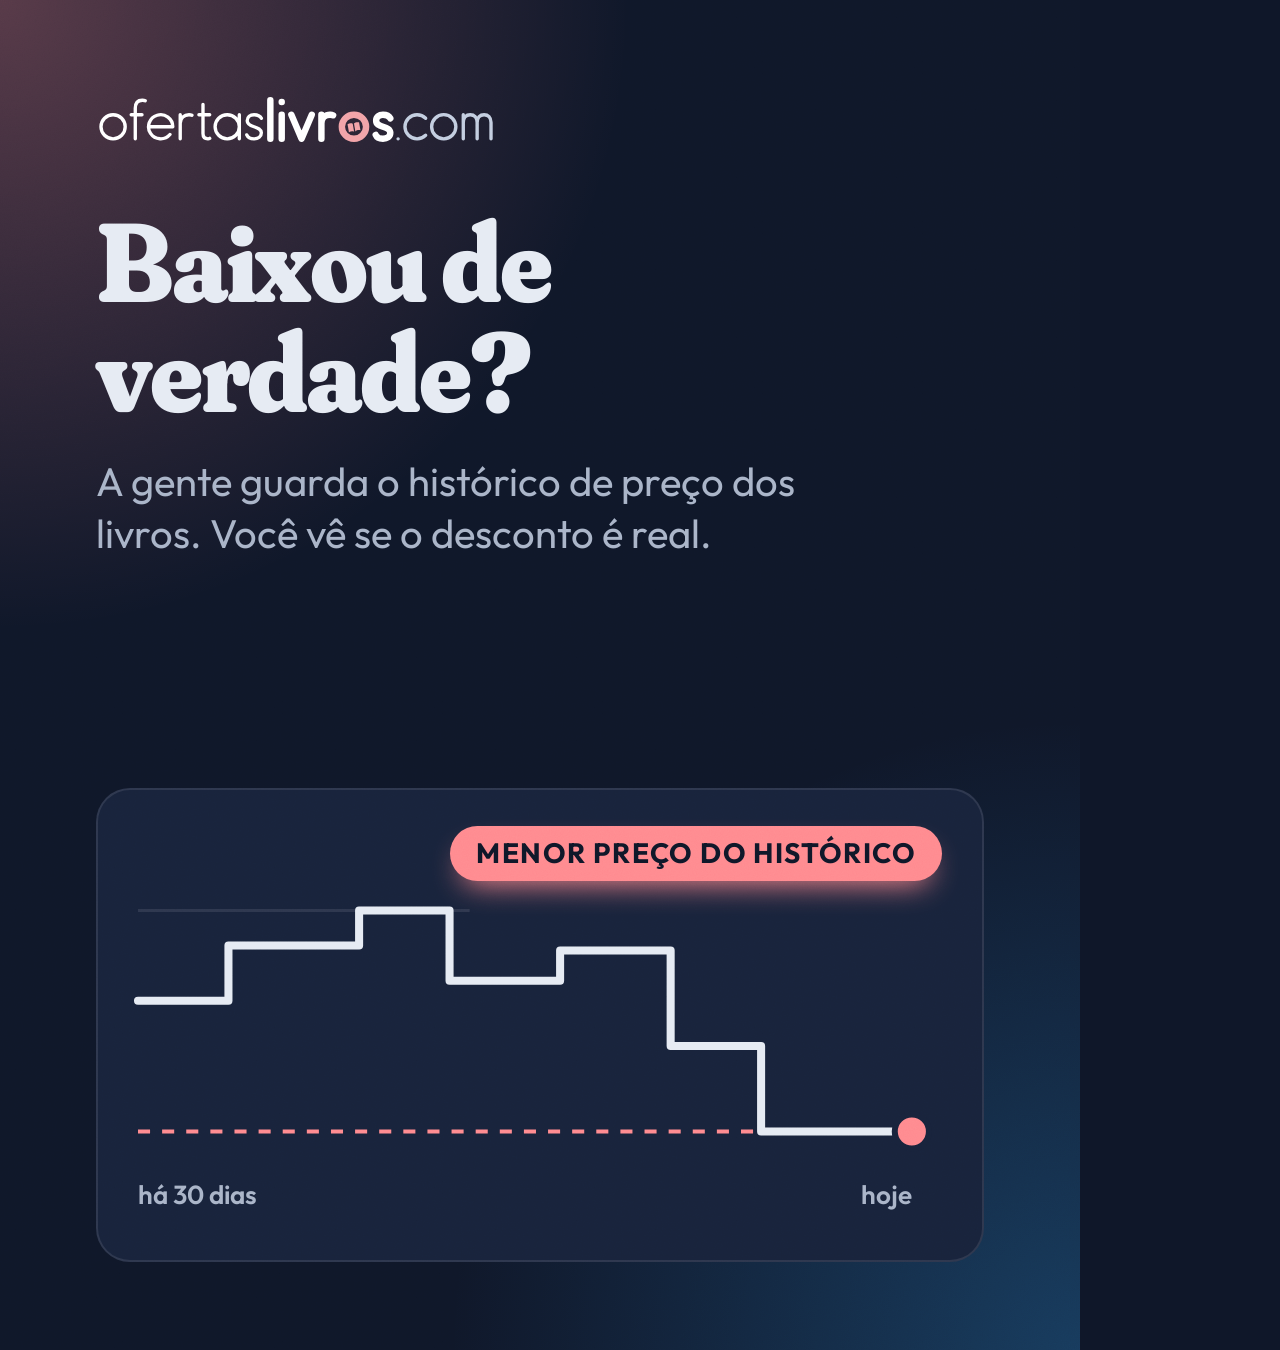
<file: docs/marca/anuncios/rodada-1/a-historico-feed-1080x1350.html>
<!doctype html>
<html lang="pt-BR">
<head><meta charset="utf-8"><title>A, histórico, feed</title><link rel="stylesheet" href="anuncio.css"></head>
<body>
<main class="peca feed" style="--b1:#ff8a8f;--b2:#2b8fd6">
  <img class="logo" src="logo-negativo.svg" alt="ofertaslivros.com">
  <h1>Baixou de verdade?</h1>
  <p class="sub">A gente guarda o histórico de preço dos livros. Você vê se o desconto é real.</p>
  <figure class="hc">
    <span class="stamp">Menor preço do histórico</span>
      <svg viewBox="0 0 800 400" role="img" aria-label="Linha do preço de um livro ao longo do tempo, com sobe e desce, terminando hoje no ponto mais baixo, sobre a linha tracejada do menor preço.">
        <line x1="0" y1="80" x2="330" y2="80" stroke="#e6ebf31a" stroke-width="3"/>
        <line x1="0" y1="300" x2="770" y2="300" stroke="#ff8a8f" stroke-width="4" stroke-dasharray="12 12"/>
        <path d="M0 170 H90 V115 H220 V80 H310 V150 H420 V120 H530 V215 H620 V300 H770" fill="none" stroke="#e6ebf3" stroke-width="8" stroke-linecap="round" stroke-linejoin="round"/>
        <circle cx="770" cy="300" r="17" fill="#ff8a8f" stroke="#18233b" stroke-width="6"/>
        <text class="lbl" x="0" y="372">há 30 dias</text>
        <text class="lbl" x="770" y="372" text-anchor="end">hoje</text>
      </svg>
  </figure>
</main>
</body>
</html>
</file>
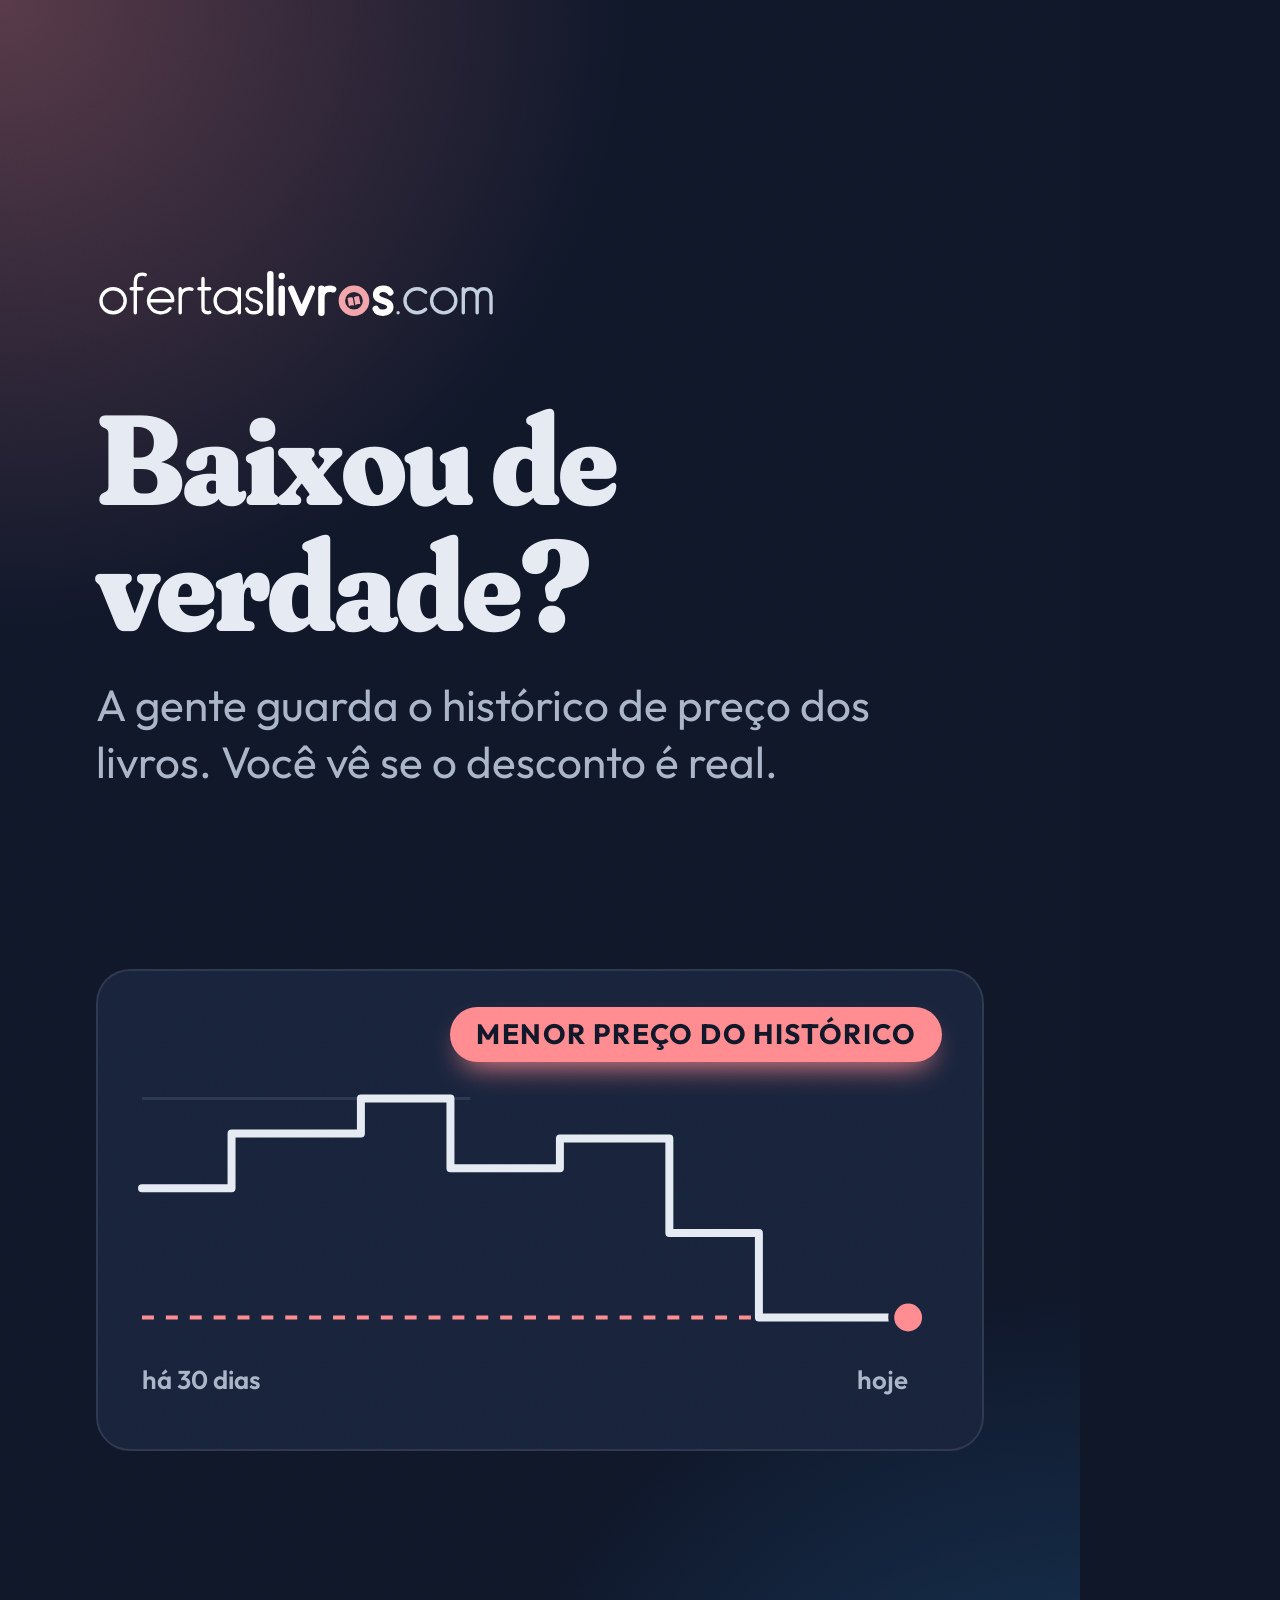
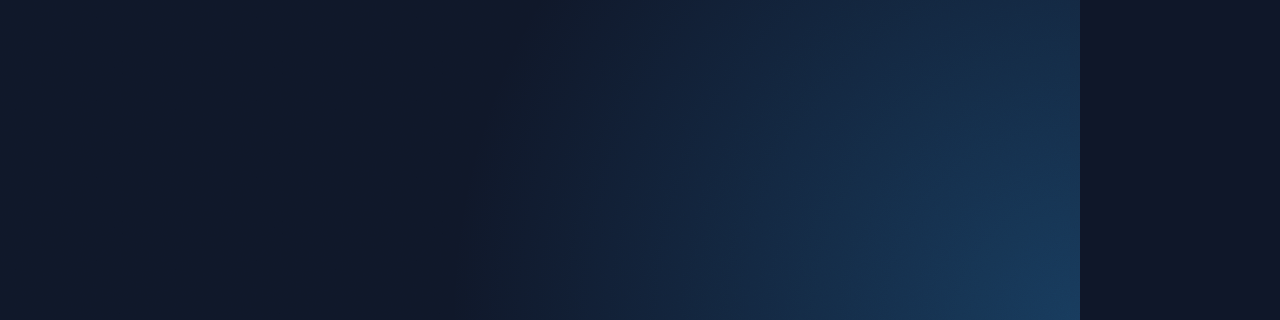
<file: docs/marca/anuncios/rodada-1/a-historico-stories-1080x1920.html>
<!doctype html>
<html lang="pt-BR">
<head><meta charset="utf-8"><title>A, histórico, Stories</title><link rel="stylesheet" href="anuncio.css"></head>
<body>
<main class="peca story" style="--b1:#ff8a8f;--b2:#2b8fd6">
  <img class="logo" src="logo-negativo.svg" alt="ofertaslivros.com">
  <h1>Baixou de verdade?</h1>
  <p class="sub">A gente guarda o histórico de preço dos livros. Você vê se o desconto é real.</p>
  <figure class="hc">
    <span class="stamp">Menor preço do histórico</span>
      <svg viewBox="0 0 800 400" role="img" aria-label="Linha do preço de um livro ao longo do tempo, com sobe e desce, terminando hoje no ponto mais baixo, sobre a linha tracejada do menor preço.">
        <line x1="0" y1="80" x2="330" y2="80" stroke="#e6ebf31a" stroke-width="3"/>
        <line x1="0" y1="300" x2="770" y2="300" stroke="#ff8a8f" stroke-width="4" stroke-dasharray="12 12"/>
        <path d="M0 170 H90 V115 H220 V80 H310 V150 H420 V120 H530 V215 H620 V300 H770" fill="none" stroke="#e6ebf3" stroke-width="8" stroke-linecap="round" stroke-linejoin="round"/>
        <circle cx="770" cy="300" r="17" fill="#ff8a8f" stroke="#18233b" stroke-width="6"/>
        <text class="lbl" x="0" y="372">há 30 dias</text>
        <text class="lbl" x="770" y="372" text-anchor="end">hoje</text>
      </svg>
  </figure>
</main>
</body>
</html>
</file>
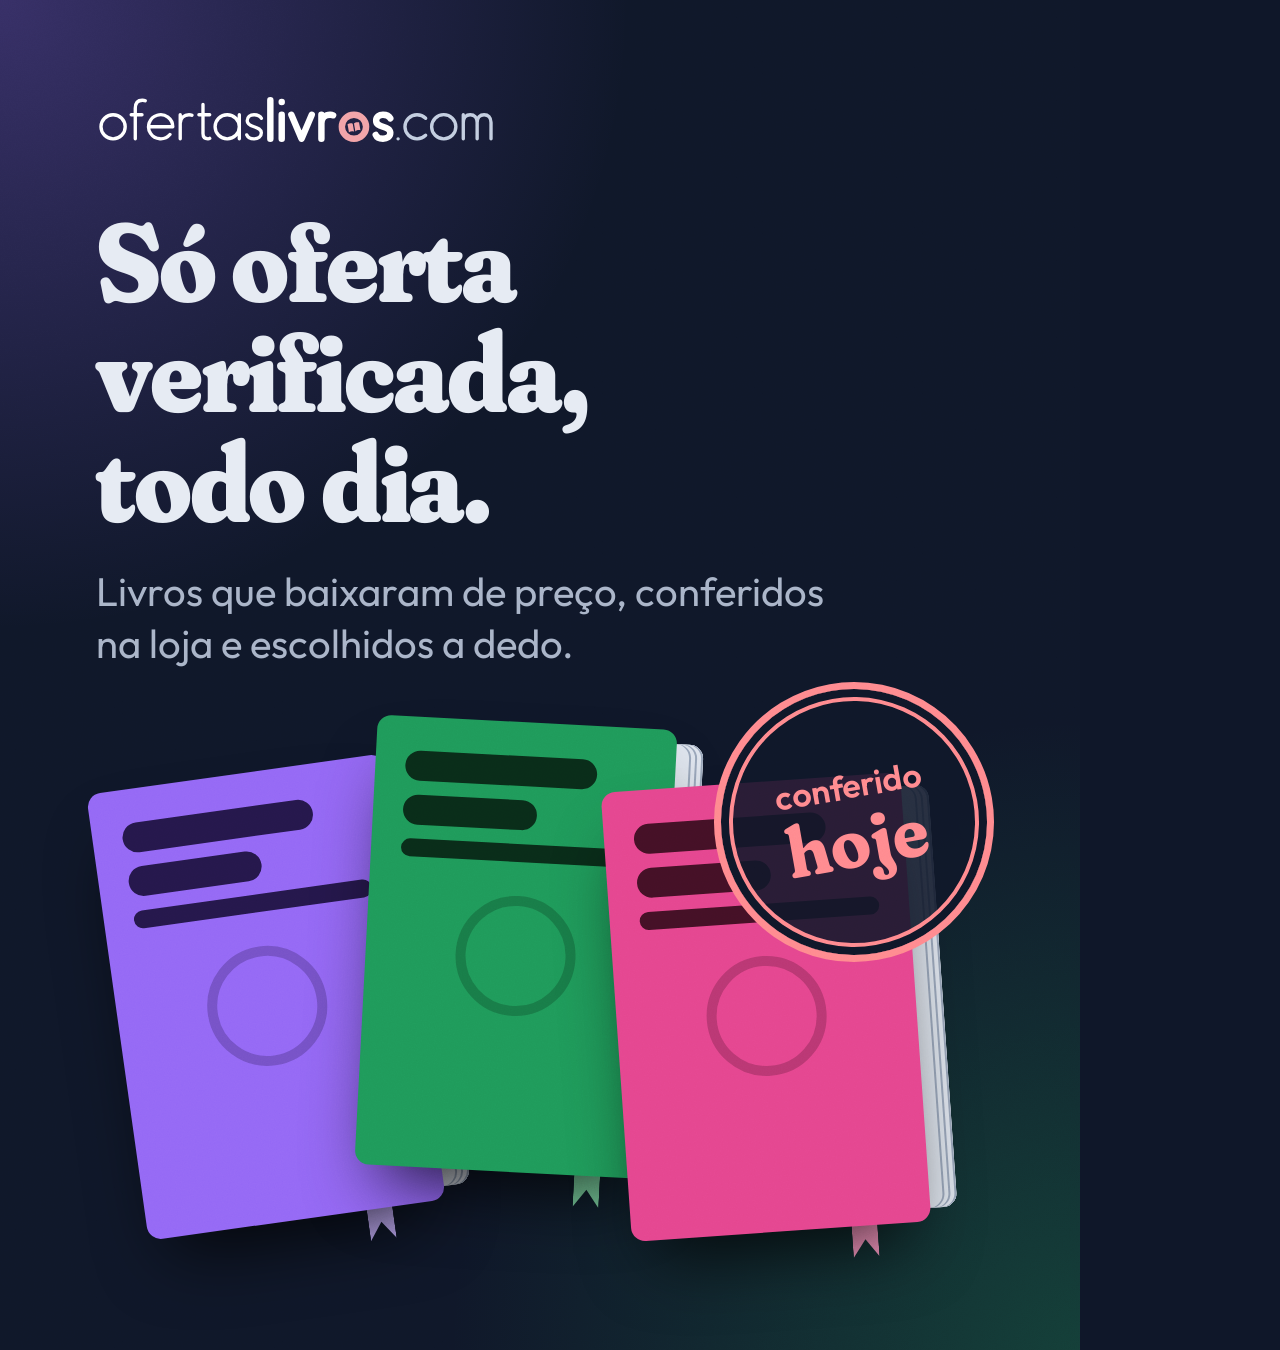
<file: docs/marca/anuncios/rodada-1/b-curadoria-feed-1080x1350.html>
<!doctype html>
<html lang="pt-BR">
<head><meta charset="utf-8"><title>B, curadoria, feed</title><link rel="stylesheet" href="anuncio.css"></head>
<body>
<main class="peca feed" style="--b1:#9468f5;--b2:#1f9a5a">
  <img class="logo" src="logo-negativo.svg" alt="ofertaslivros.com">
  <h1>Só oferta verificada, todo dia.</h1>
  <p class="sub">Livros que baixaram de preço, conferidos na loja e escolhidos a dedo.</p>
  <div class="mesa" aria-hidden="true">
    <div class="livro" style="--c:#9468f5;--c2:#c7b2ff;--ink:#0d0626;left:20px;bottom:40px;rotate:-8deg"><span class="miolo"></span><span class="fita"></span><span class="capa"><i></i><i></i><b></b><i></i></span></div>
    <div class="livro" style="--c:#1f9a5a;--c2:#7fd6a4;--ink:#04140b;left:270px;bottom:90px;rotate:3deg"><span class="miolo"></span><span class="fita"></span><span class="capa"><i></i><i></i><b></b><i></i></span></div>
    <div class="livro" style="--c:#e5468f;--c2:#ff9cc6;--ink:#22040f;left:520px;bottom:30px;rotate:-4deg"><span class="miolo"></span><span class="fita"></span><span class="capa"><i></i><i></i><b></b><i></i></span></div>
    <div class="carimbo" style="right:-10px;top:-20px"><span>conferido</span><strong>hoje</strong></div>
  </div>
</main>
</body>
</html>
</file>
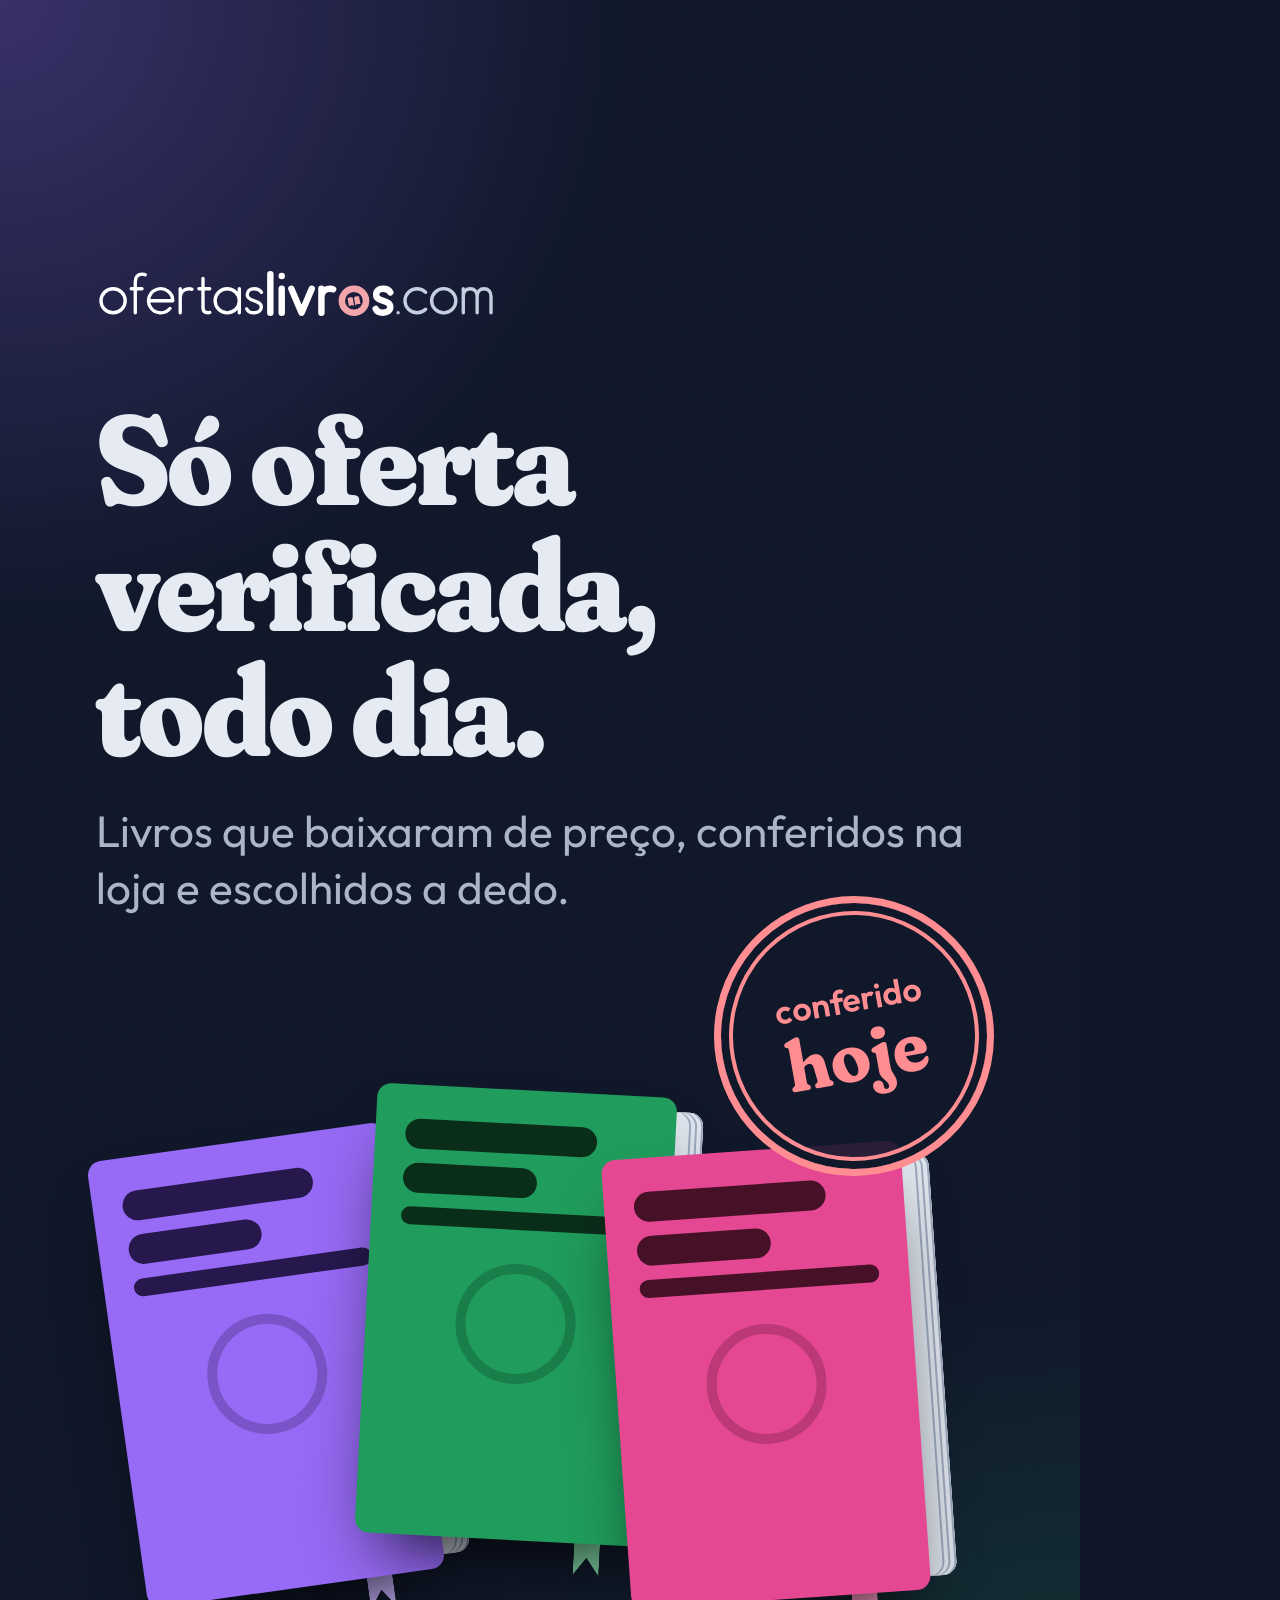
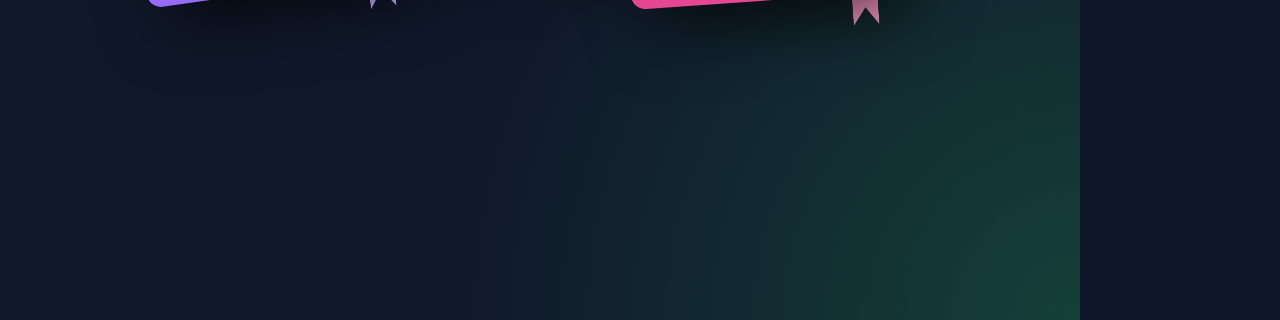
<file: docs/marca/anuncios/rodada-1/b-curadoria-stories-1080x1920.html>
<!doctype html>
<html lang="pt-BR">
<head><meta charset="utf-8"><title>B, curadoria, Stories</title><link rel="stylesheet" href="anuncio.css"></head>
<body>
<main class="peca story" style="--b1:#9468f5;--b2:#1f9a5a">
  <img class="logo" src="logo-negativo.svg" alt="ofertaslivros.com">
  <h1>Só oferta verificada, todo dia.</h1>
  <p class="sub">Livros que baixaram de preço, conferidos na loja e escolhidos a dedo.</p>
  <div class="mesa" aria-hidden="true">
    <div class="livro" style="--c:#9468f5;--c2:#c7b2ff;--ink:#0d0626;left:20px;bottom:40px;rotate:-8deg"><span class="miolo"></span><span class="fita"></span><span class="capa"><i></i><i></i><b></b><i></i></span></div>
    <div class="livro" style="--c:#1f9a5a;--c2:#7fd6a4;--ink:#04140b;left:270px;bottom:90px;rotate:3deg"><span class="miolo"></span><span class="fita"></span><span class="capa"><i></i><i></i><b></b><i></i></span></div>
    <div class="livro" style="--c:#e5468f;--c2:#ff9cc6;--ink:#22040f;left:520px;bottom:30px;rotate:-4deg"><span class="miolo"></span><span class="fita"></span><span class="capa"><i></i><i></i><b></b><i></i></span></div>
    <div class="carimbo" style="right:-10px;top:-20px"><span>conferido</span><strong>hoje</strong></div>
  </div>
</main>
</body>
</html>
</file>
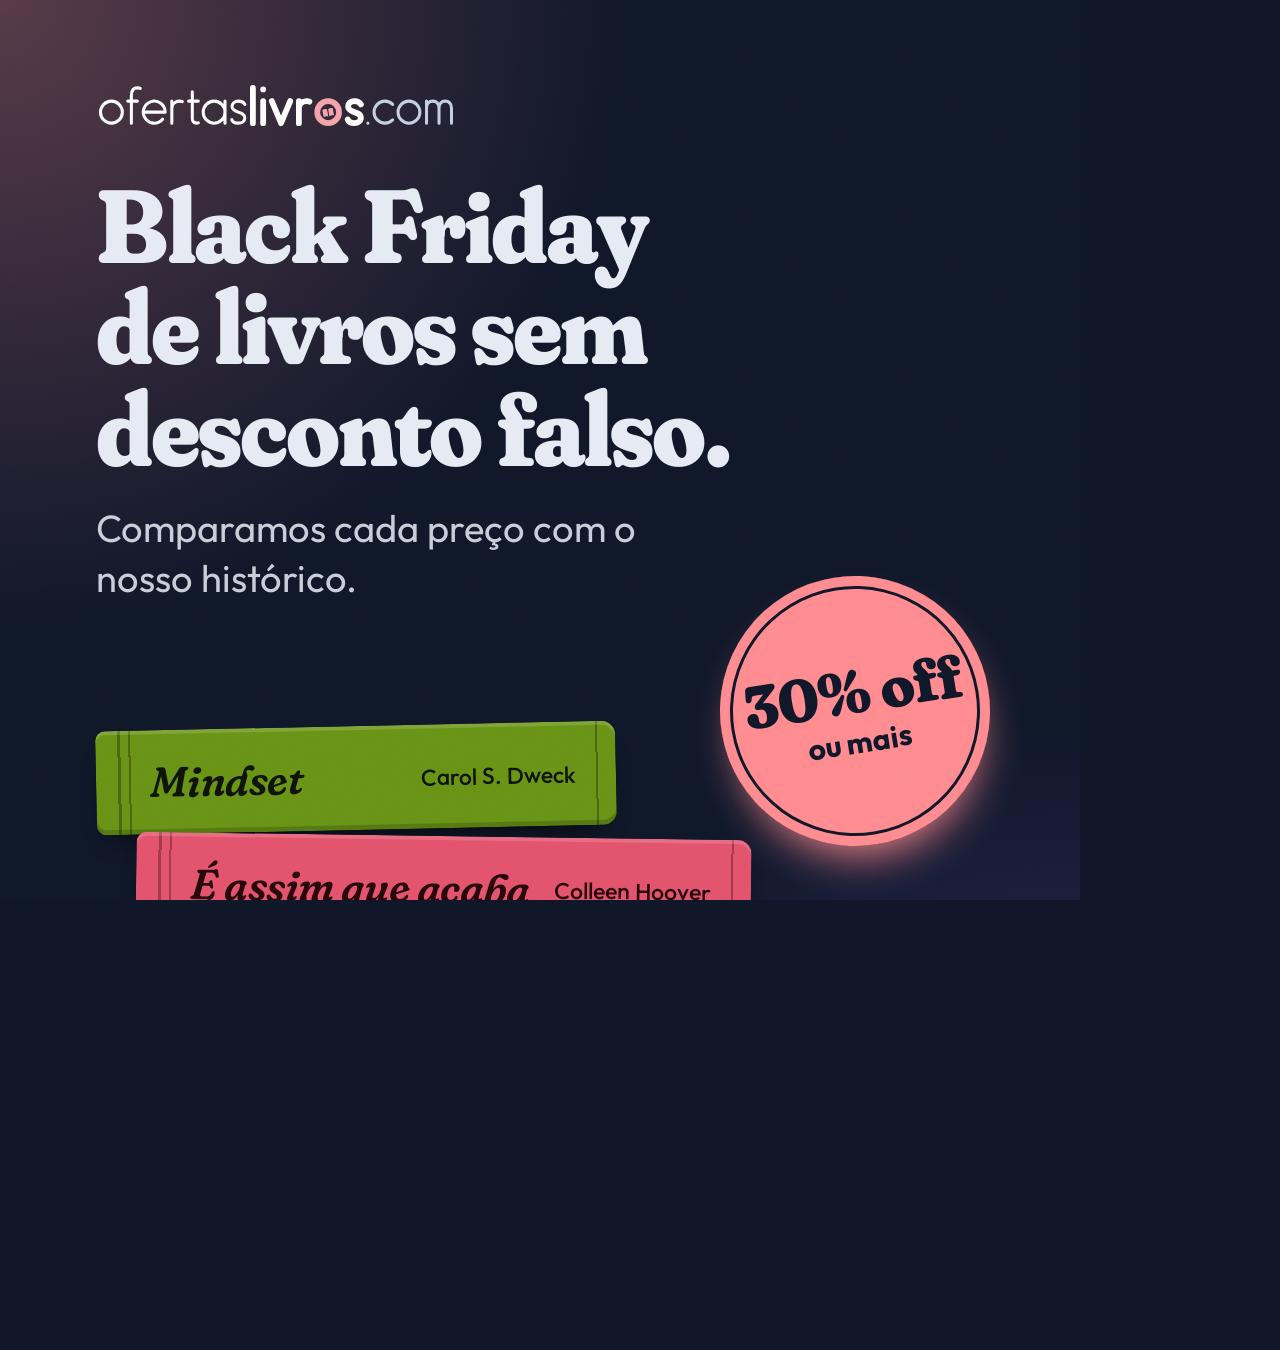
<file: docs/marca/anuncios/rodada-2-black-friday/1-black-friday-feed-1080x1350.html>
<!doctype html>
<html lang="pt-BR">
<head><meta charset="utf-8"><title>1-black-friday, feed</title>
<link rel="stylesheet" href="../rodada-1/anuncio.css"><link rel="stylesheet" href="bf.css"></head>
<body>
<main class="peca feed" style="--b1:#ff8a8f;--b2:#9468f5">
  <img class="logo" src="../rodada-1/logo-negativo.svg" alt="ofertaslivros.com">
  <h1>Black Friday de livros sem desconto falso.</h1>
  <p class="sub">Comparamos cada preço com o nosso histórico.</p>
  <div class="pilha" aria-label="Livros em oferta">
    <div class="selo"><strong>30% off</strong><span>ou mais</span></div>
    <div class="lomb" style="--a:#689215;margin-left:0px;rotate:-1.2deg;--c:#689215;--ink:#0e1303"><b>Mindset</b><span>Carol S. Dweck</span></div>
    <div class="lomb" style="--a:#e3526b;margin-left:40px;rotate:0.8deg;--c:#e3526b;--ink:#26070c"><b>É assim que acaba</b><span>Colleen Hoover</span></div>
    <div class="lomb" style="--a:#119590;margin-left:0px;rotate:-0.5deg;--c:#119590;--ink:#041514"><b>Harry Potter e a pedra filosofal</b><span>J. K. Rowling</span></div>
    <div class="lomb" style="--a:#b87d00;margin-left:12px;rotate:1.1deg;--c:#b87d00;--ink:#1a1000"><b>O homem mais rico da Babilônia</b><span>George S. Clason</span></div>
    <div class="lomb" style="--a:#9468f5;margin-left:8px;rotate:-0.9deg;--c:#9468f5;--ink:#0d0626"><b>O pequeno príncipe</b><span>Antoine de Saint-Exupéry</span></div>
  </div>
</main>
</body>
</html>
</file>
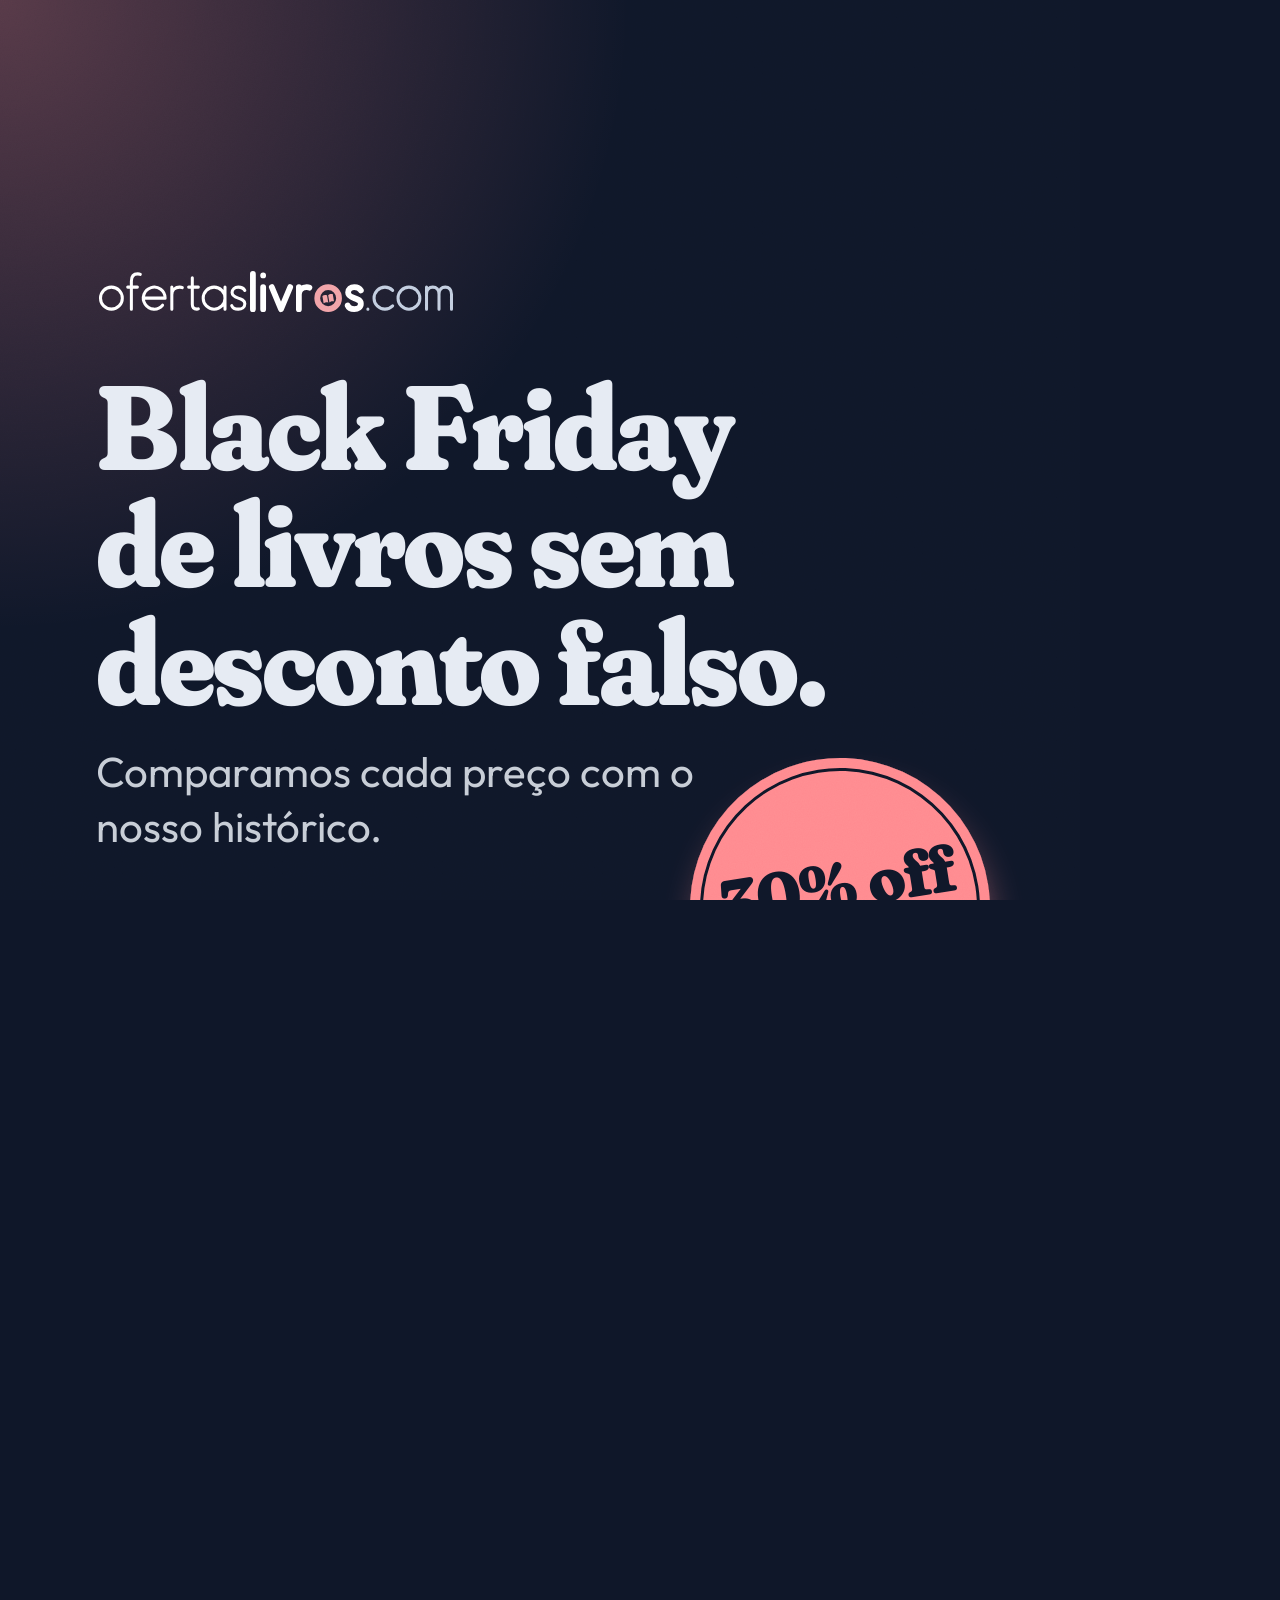
<file: docs/marca/anuncios/rodada-2-black-friday/1-black-friday-stories-1080x1920.html>
<!doctype html>
<html lang="pt-BR">
<head><meta charset="utf-8"><title>1-black-friday, stories</title>
<link rel="stylesheet" href="../rodada-1/anuncio.css"><link rel="stylesheet" href="bf.css"></head>
<body>
<main class="peca story" style="--b1:#ff8a8f;--b2:#9468f5">
  <img class="logo" src="../rodada-1/logo-negativo.svg" alt="ofertaslivros.com">
  <h1>Black Friday de livros sem desconto falso.</h1>
  <p class="sub">Comparamos cada preço com o nosso histórico.</p>
  <div class="pilha" aria-label="Livros em oferta">
    <div class="selo"><strong>30% off</strong><span>ou mais</span></div>
    <div class="lomb" style="--a:#689215;margin-left:0px;rotate:-1.2deg;--c:#689215;--ink:#0e1303"><b>Mindset</b><span>Carol S. Dweck</span></div>
    <div class="lomb" style="--a:#e3526b;margin-left:40px;rotate:0.8deg;--c:#e3526b;--ink:#26070c"><b>É assim que acaba</b><span>Colleen Hoover</span></div>
    <div class="lomb" style="--a:#119590;margin-left:0px;rotate:-0.5deg;--c:#119590;--ink:#041514"><b>Harry Potter e a pedra filosofal</b><span>J. K. Rowling</span></div>
    <div class="lomb" style="--a:#b87d00;margin-left:12px;rotate:1.1deg;--c:#b87d00;--ink:#1a1000"><b>O homem mais rico da Babilônia</b><span>George S. Clason</span></div>
    <div class="lomb" style="--a:#9468f5;margin-left:8px;rotate:-0.9deg;--c:#9468f5;--ink:#0d0626"><b>O pequeno príncipe</b><span>Antoine de Saint-Exupéry</span></div>
    <div class="lomb" style="--a:#1f9a5a;margin-left:36px;rotate:0.6deg;--c:#1f9a5a;--ink:#04140b"><b>Torto arado</b><span>Itamar Vieira Junior</span></div>
  </div>
</main>
</body>
</html>
</file>
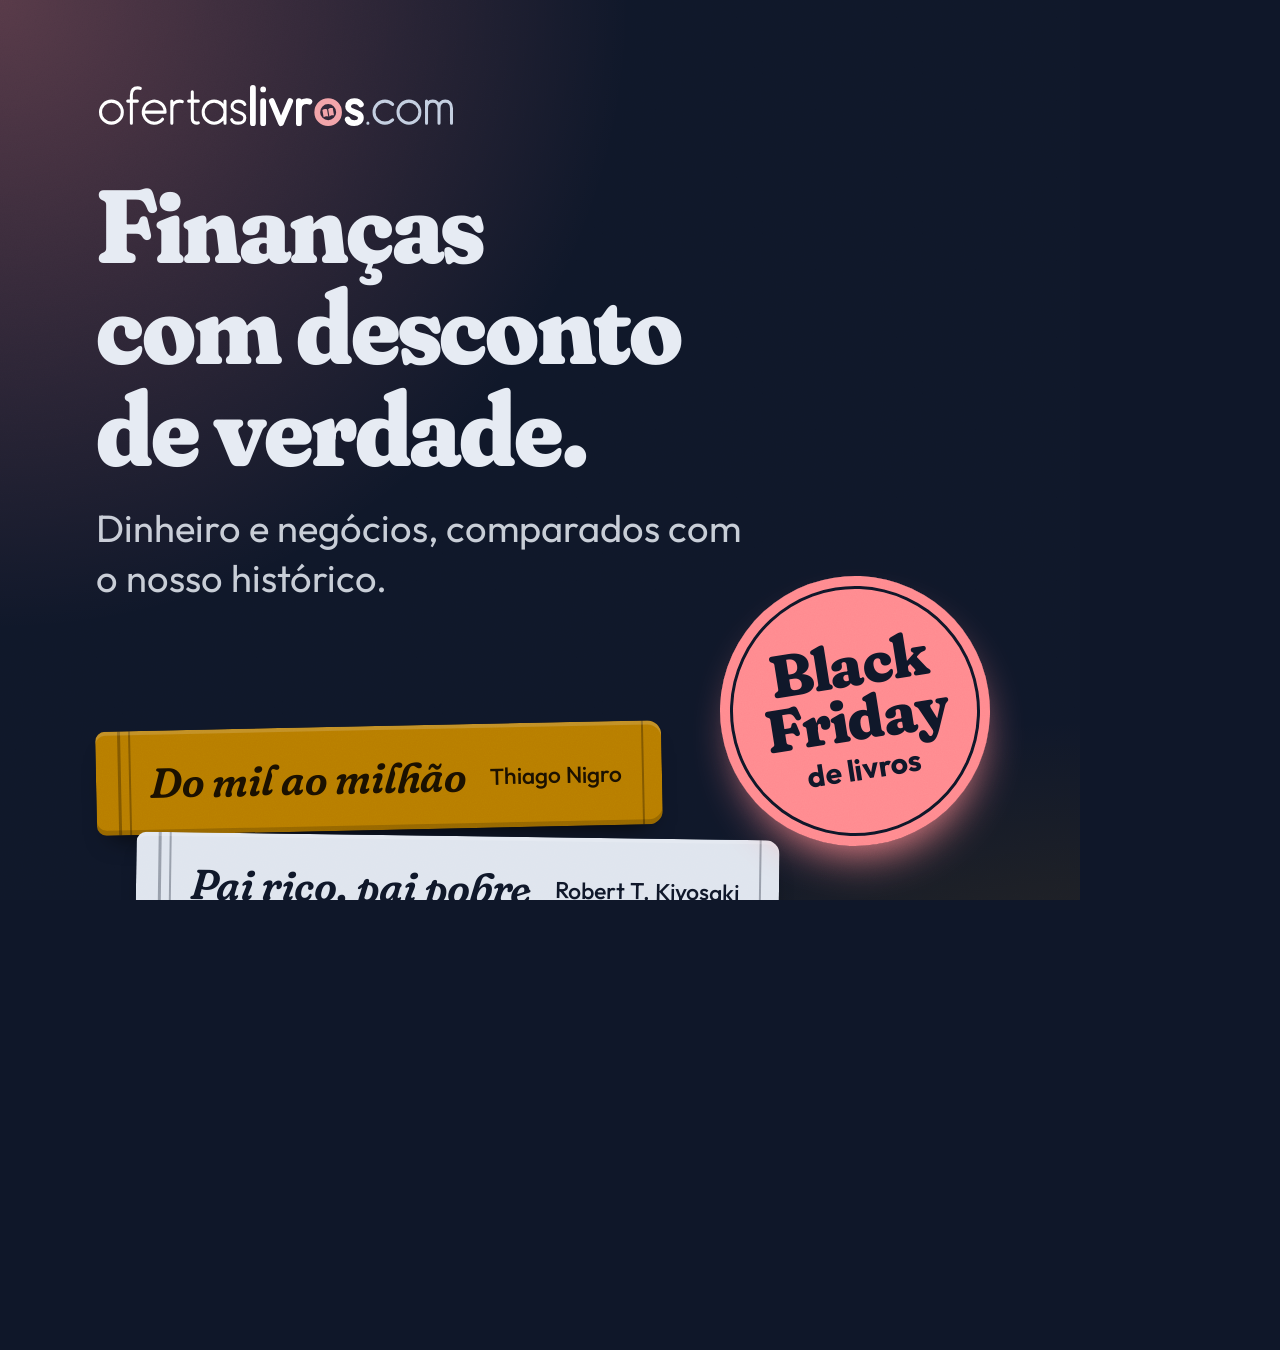
<file: docs/marca/anuncios/rodada-2-black-friday/2-negocios-feed-1080x1350.html>
<!doctype html>
<html lang="pt-BR">
<head><meta charset="utf-8"><title>2-negocios, feed</title>
<link rel="stylesheet" href="../rodada-1/anuncio.css"><link rel="stylesheet" href="bf.css"></head>
<body>
<main class="peca feed" style="--b1:#ff8a8f;--b2:#b87d00">
  <img class="logo" src="../rodada-1/logo-negativo.svg" alt="ofertaslivros.com">
  <h1>Finanças com desconto de verdade.</h1>
  <p class="sub">Dinheiro e negócios, comparados com o nosso histórico.</p>
  <div class="pilha" aria-label="Livros em oferta">
    <div class="selo"><strong>Black Friday</strong><span>de livros</span></div>
    <div class="lomb" style="--a:#b87d00;margin-left:0px;rotate:-1.2deg;--c:#b87d00;--ink:#1a1000"><b>Do mil ao milhão</b><span>Thiago Nigro</span></div>
    <div class="lomb papel" style="--a:#b87d00;margin-left:40px;rotate:0.8deg"><b>Pai rico, pai pobre</b><span>Robert T. Kiyosaki</span></div>
    <div class="lomb noite" style="--a:#b87d00;margin-left:0px;rotate:-0.5deg"><b>O homem mais rico da Babilônia</b><span>George S. Clason</span></div>
    <div class="lomb" style="--a:#b87d00;margin-left:12px;rotate:1.1deg;--c:#b87d00;--ink:#1a1000"><b>A psicologia financeira</b><span>Morgan Housel</span></div>
    <div class="lomb papel" style="--a:#b87d00;margin-left:8px;rotate:-0.9deg"><b>De zero a um</b><span>Peter Thiel</span></div>
  </div>
</main>
</body>
</html>
</file>
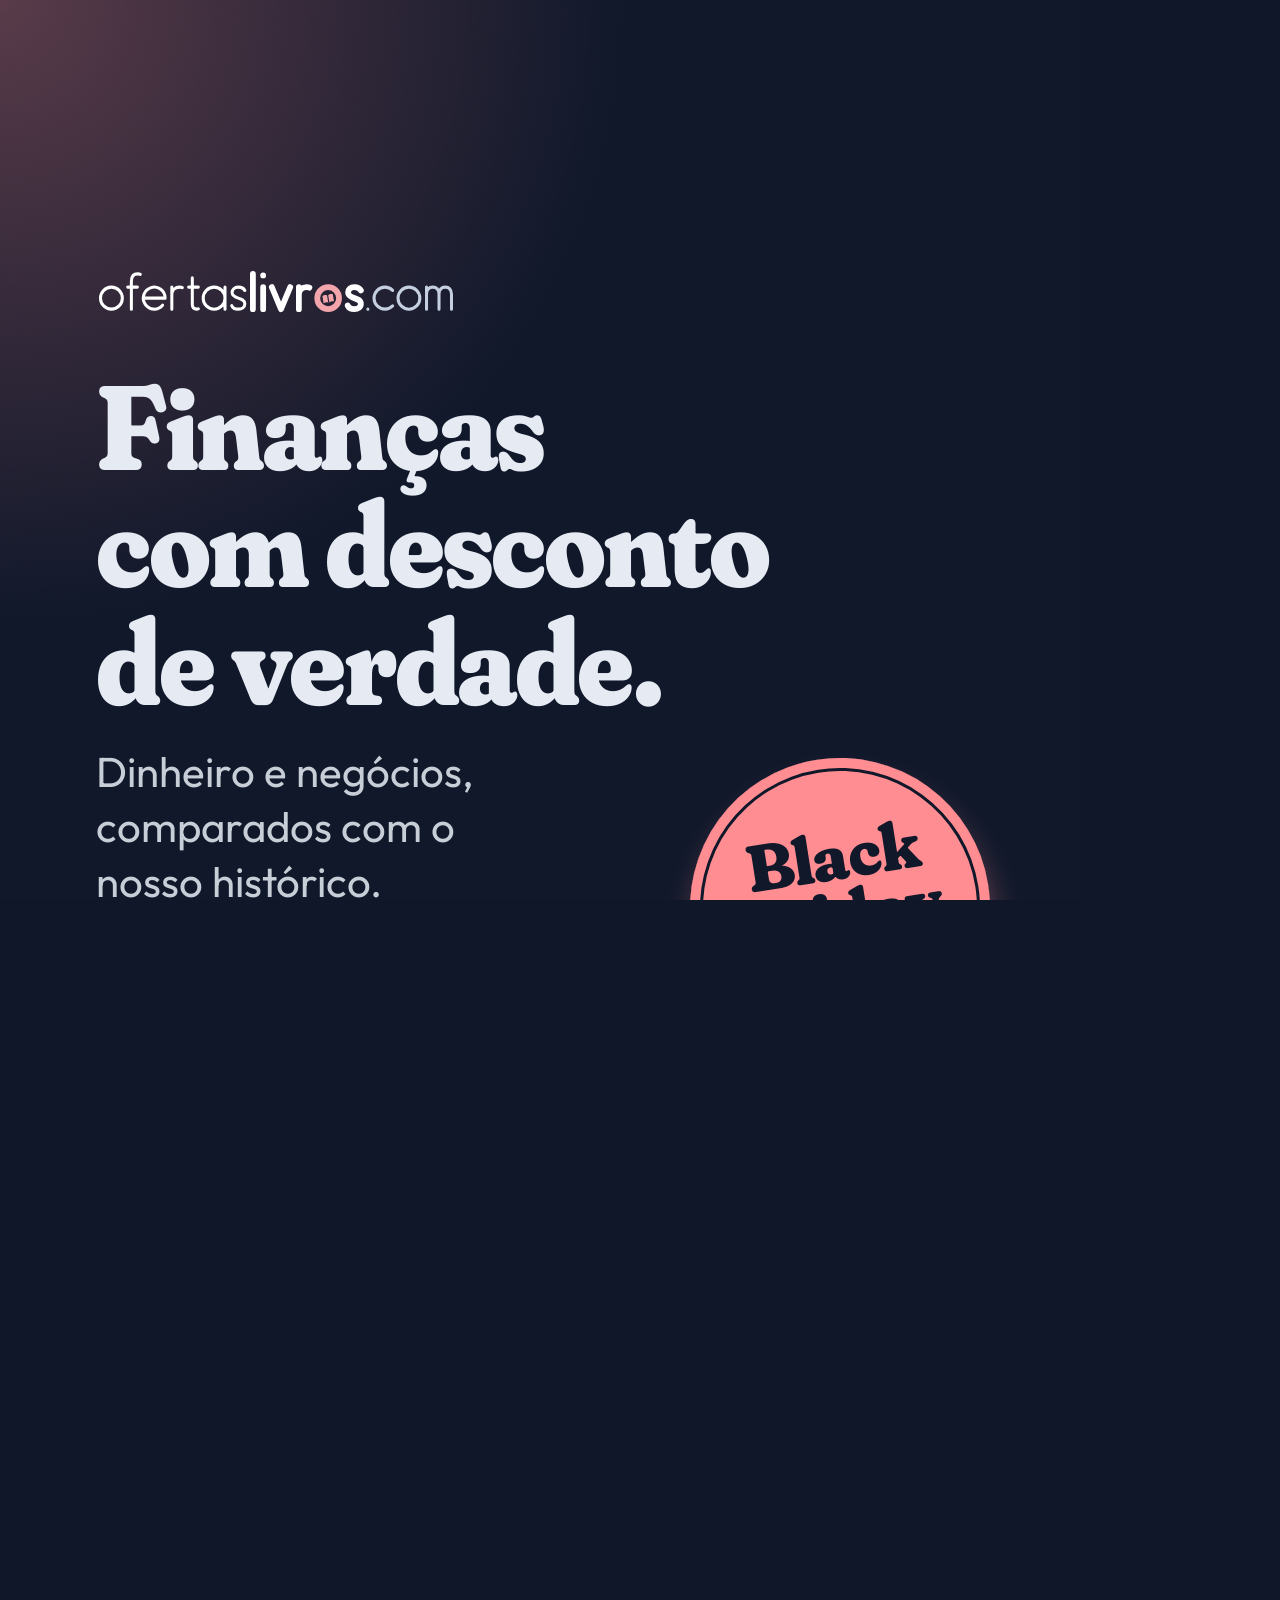
<file: docs/marca/anuncios/rodada-2-black-friday/2-negocios-stories-1080x1920.html>
<!doctype html>
<html lang="pt-BR">
<head><meta charset="utf-8"><title>2-negocios, stories</title>
<link rel="stylesheet" href="../rodada-1/anuncio.css"><link rel="stylesheet" href="bf.css"></head>
<body>
<main class="peca story" style="--b1:#ff8a8f;--b2:#b87d00">
  <img class="logo" src="../rodada-1/logo-negativo.svg" alt="ofertaslivros.com">
  <h1>Finanças com desconto de verdade.</h1>
  <p class="sub">Dinheiro e negócios, comparados com o nosso histórico.</p>
  <div class="pilha" aria-label="Livros em oferta">
    <div class="selo"><strong>Black Friday</strong><span>de livros</span></div>
    <div class="lomb" style="--a:#b87d00;margin-left:0px;rotate:-1.2deg;--c:#b87d00;--ink:#1a1000"><b>Do mil ao milhão</b><span>Thiago Nigro</span></div>
    <div class="lomb papel" style="--a:#b87d00;margin-left:40px;rotate:0.8deg"><b>Pai rico, pai pobre</b><span>Robert T. Kiyosaki</span></div>
    <div class="lomb noite" style="--a:#b87d00;margin-left:0px;rotate:-0.5deg"><b>O homem mais rico da Babilônia</b><span>George S. Clason</span></div>
    <div class="lomb" style="--a:#b87d00;margin-left:12px;rotate:1.1deg;--c:#b87d00;--ink:#1a1000"><b>A psicologia financeira</b><span>Morgan Housel</span></div>
    <div class="lomb papel" style="--a:#b87d00;margin-left:8px;rotate:-0.9deg"><b>De zero a um</b><span>Peter Thiel</span></div>
    <div class="lomb noite" style="--a:#b87d00;margin-left:36px;rotate:0.6deg"><b>O investidor inteligente</b><span>Benjamin Graham</span></div>
  </div>
</main>
</body>
</html>
</file>
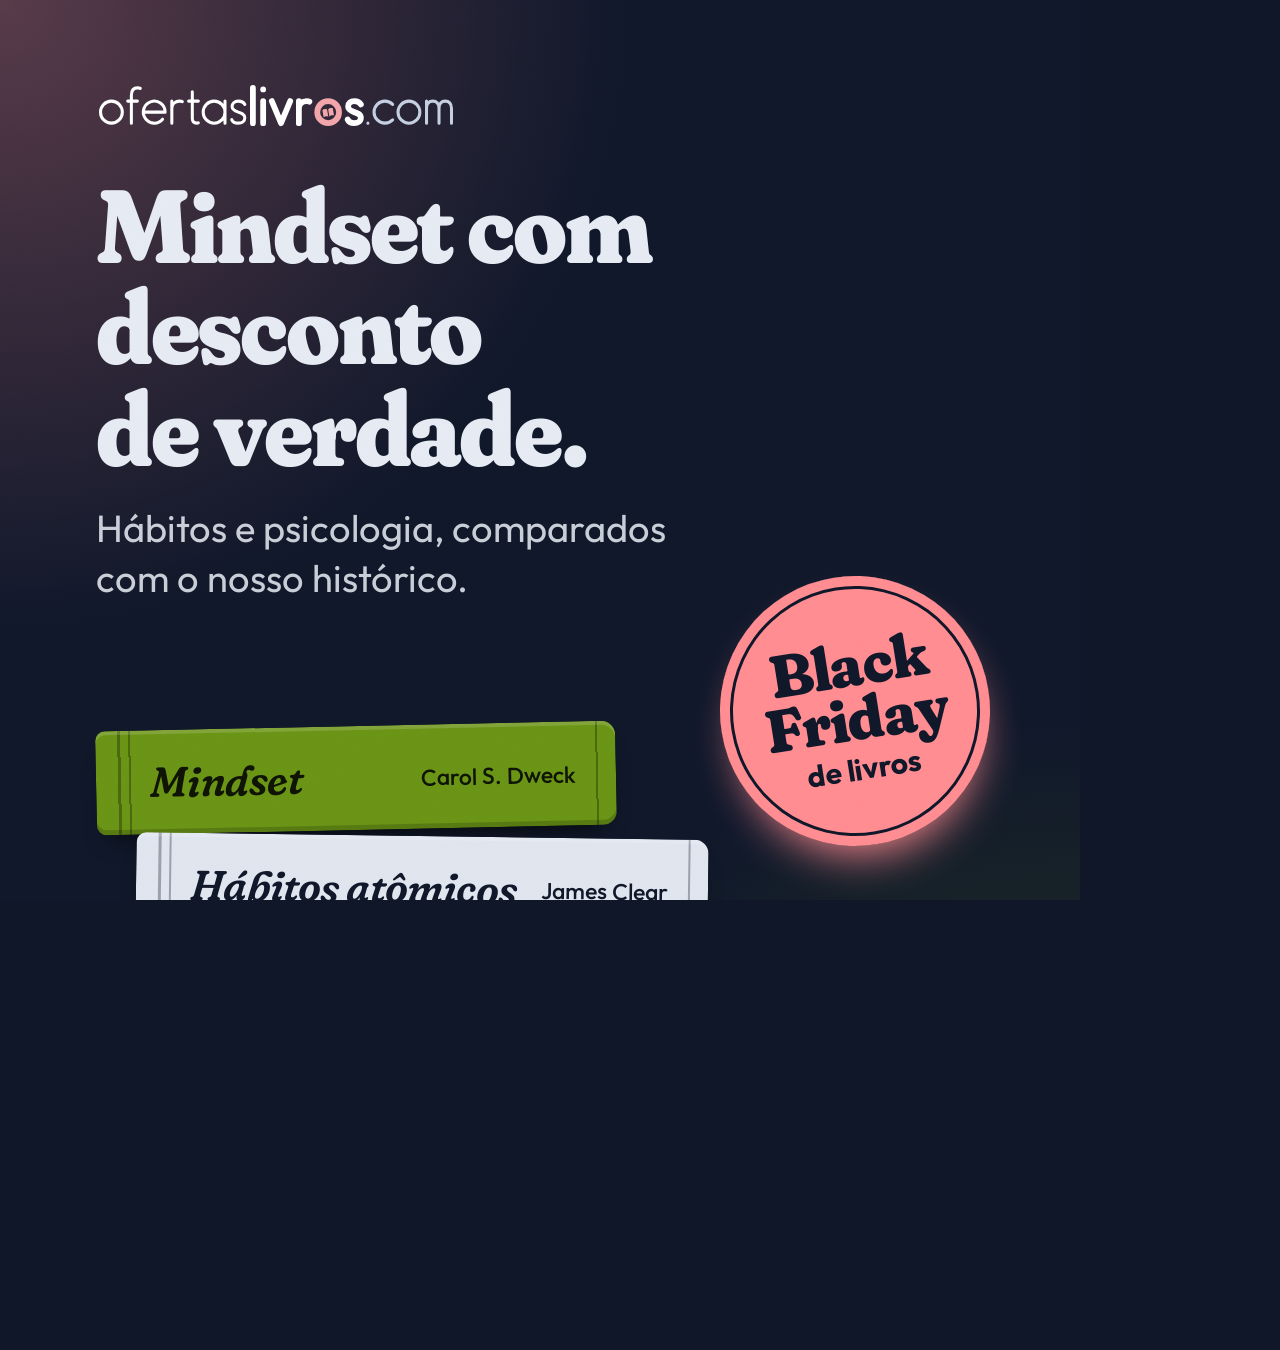
<file: docs/marca/anuncios/rodada-2-black-friday/2b-mindset-feed-1080x1350.html>
<!doctype html>
<html lang="pt-BR">
<head><meta charset="utf-8"><title>2b-mindset, feed</title>
<link rel="stylesheet" href="../rodada-1/anuncio.css"><link rel="stylesheet" href="bf.css"></head>
<body>
<main class="peca feed" style="--b1:#ff8a8f;--b2:#689215">
  <img class="logo" src="../rodada-1/logo-negativo.svg" alt="ofertaslivros.com">
  <h1>Mindset com desconto de verdade.</h1>
  <p class="sub">Hábitos e psicologia, comparados com o nosso histórico.</p>
  <div class="pilha" aria-label="Livros em oferta">
    <div class="selo"><strong>Black Friday</strong><span>de livros</span></div>
    <div class="lomb" style="--a:#689215;margin-left:0px;rotate:-1.2deg;--c:#689215;--ink:#0e1303"><b>Mindset</b><span>Carol S. Dweck</span></div>
    <div class="lomb papel" style="--a:#689215;margin-left:40px;rotate:0.8deg"><b>Hábitos atômicos</b><span>James Clear</span></div>
    <div class="lomb noite" style="--a:#689215;margin-left:0px;rotate:-0.5deg"><b>O poder do hábito</b><span>Charles Duhigg</span></div>
    <div class="lomb" style="--a:#689215;margin-left:12px;rotate:1.1deg;--c:#689215;--ink:#0e1303"><b>Rápido e devagar</b><span>Daniel Kahneman</span></div>
    <div class="lomb papel" style="--a:#689215;margin-left:8px;rotate:-0.9deg"><b>Em busca de sentido</b><span>Viktor E. Frankl</span></div>
  </div>
</main>
</body>
</html>
</file>
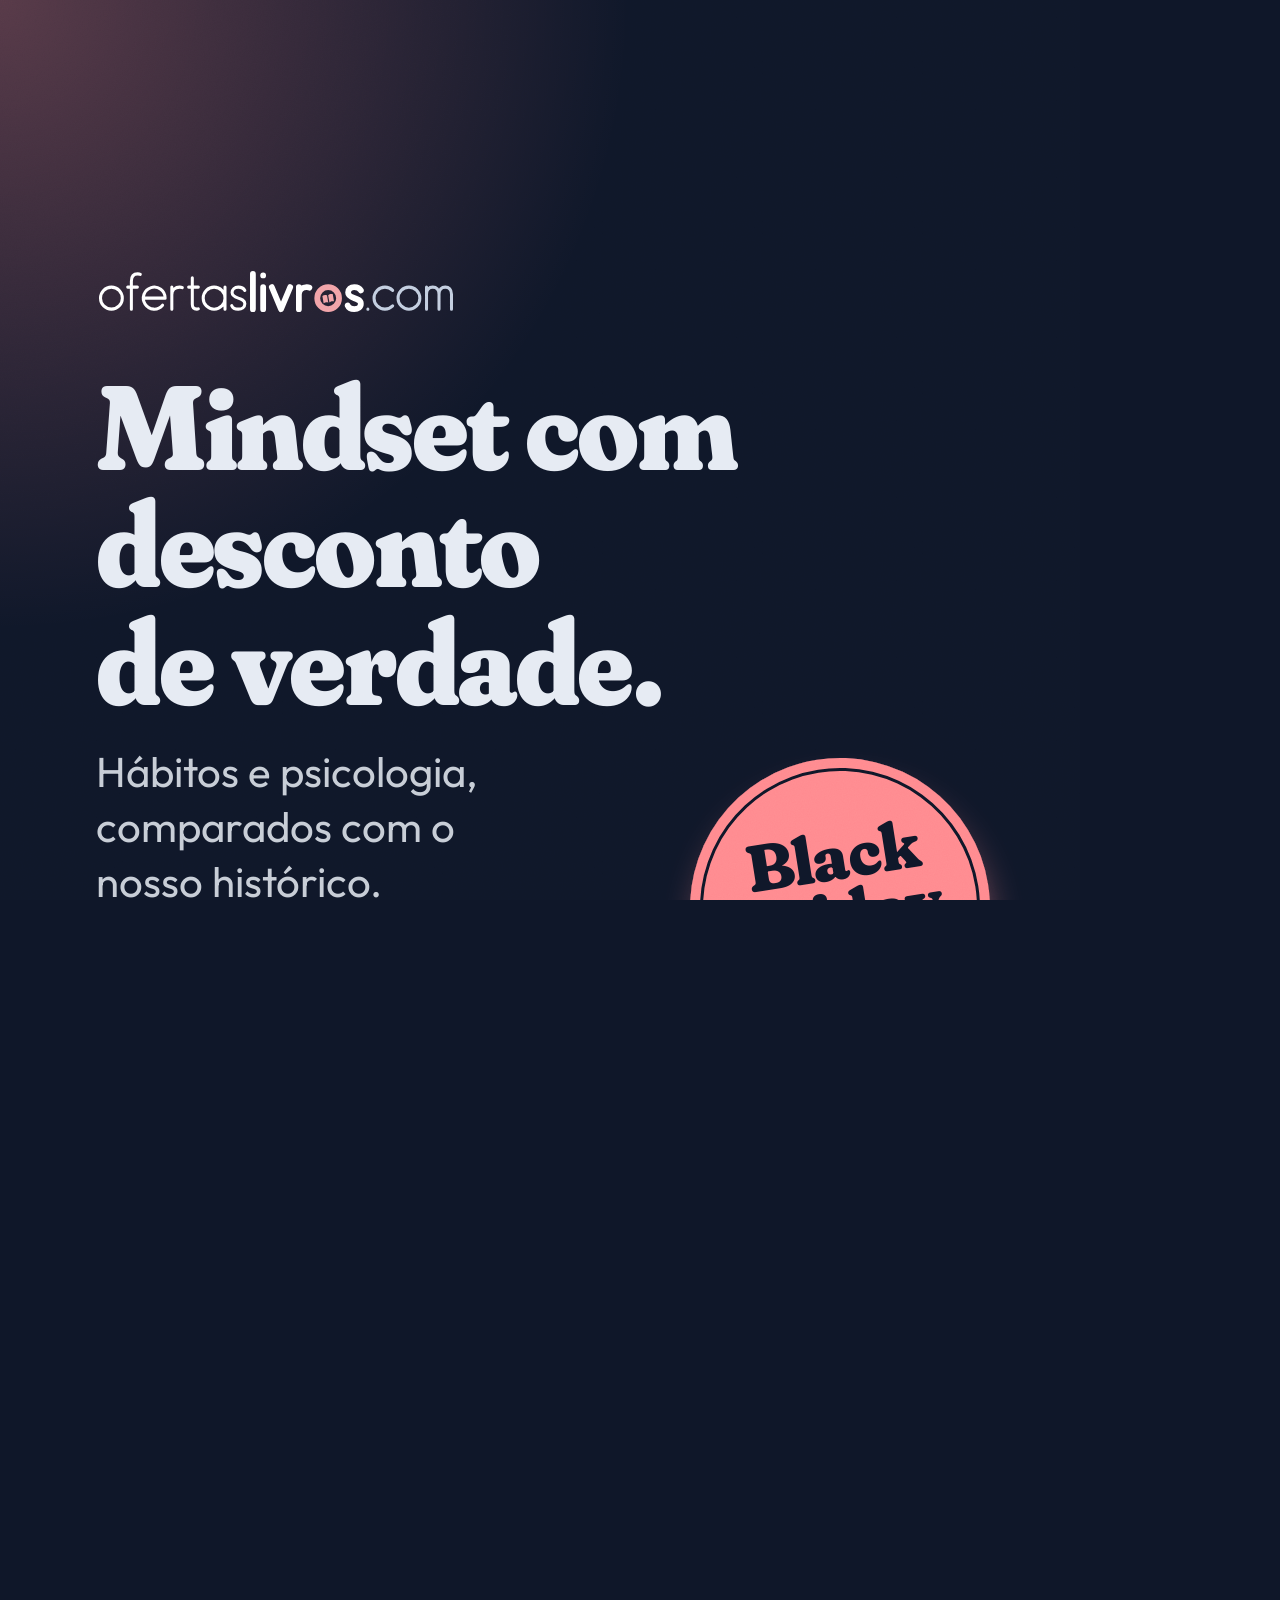
<file: docs/marca/anuncios/rodada-2-black-friday/2b-mindset-stories-1080x1920.html>
<!doctype html>
<html lang="pt-BR">
<head><meta charset="utf-8"><title>2b-mindset, stories</title>
<link rel="stylesheet" href="../rodada-1/anuncio.css"><link rel="stylesheet" href="bf.css"></head>
<body>
<main class="peca story" style="--b1:#ff8a8f;--b2:#689215">
  <img class="logo" src="../rodada-1/logo-negativo.svg" alt="ofertaslivros.com">
  <h1>Mindset com desconto de verdade.</h1>
  <p class="sub">Hábitos e psicologia, comparados com o nosso histórico.</p>
  <div class="pilha" aria-label="Livros em oferta">
    <div class="selo"><strong>Black Friday</strong><span>de livros</span></div>
    <div class="lomb" style="--a:#689215;margin-left:0px;rotate:-1.2deg;--c:#689215;--ink:#0e1303"><b>Mindset</b><span>Carol S. Dweck</span></div>
    <div class="lomb papel" style="--a:#689215;margin-left:40px;rotate:0.8deg"><b>Hábitos atômicos</b><span>James Clear</span></div>
    <div class="lomb noite" style="--a:#689215;margin-left:0px;rotate:-0.5deg"><b>O poder do hábito</b><span>Charles Duhigg</span></div>
    <div class="lomb" style="--a:#689215;margin-left:12px;rotate:1.1deg;--c:#689215;--ink:#0e1303"><b>Rápido e devagar</b><span>Daniel Kahneman</span></div>
    <div class="lomb papel" style="--a:#689215;margin-left:8px;rotate:-0.9deg"><b>Em busca de sentido</b><span>Viktor E. Frankl</span></div>
    <div class="lomb noite" style="--a:#689215;margin-left:36px;rotate:0.6deg"><b>Essencialismo</b><span>Greg McKeown</span></div>
  </div>
</main>
</body>
</html>
</file>
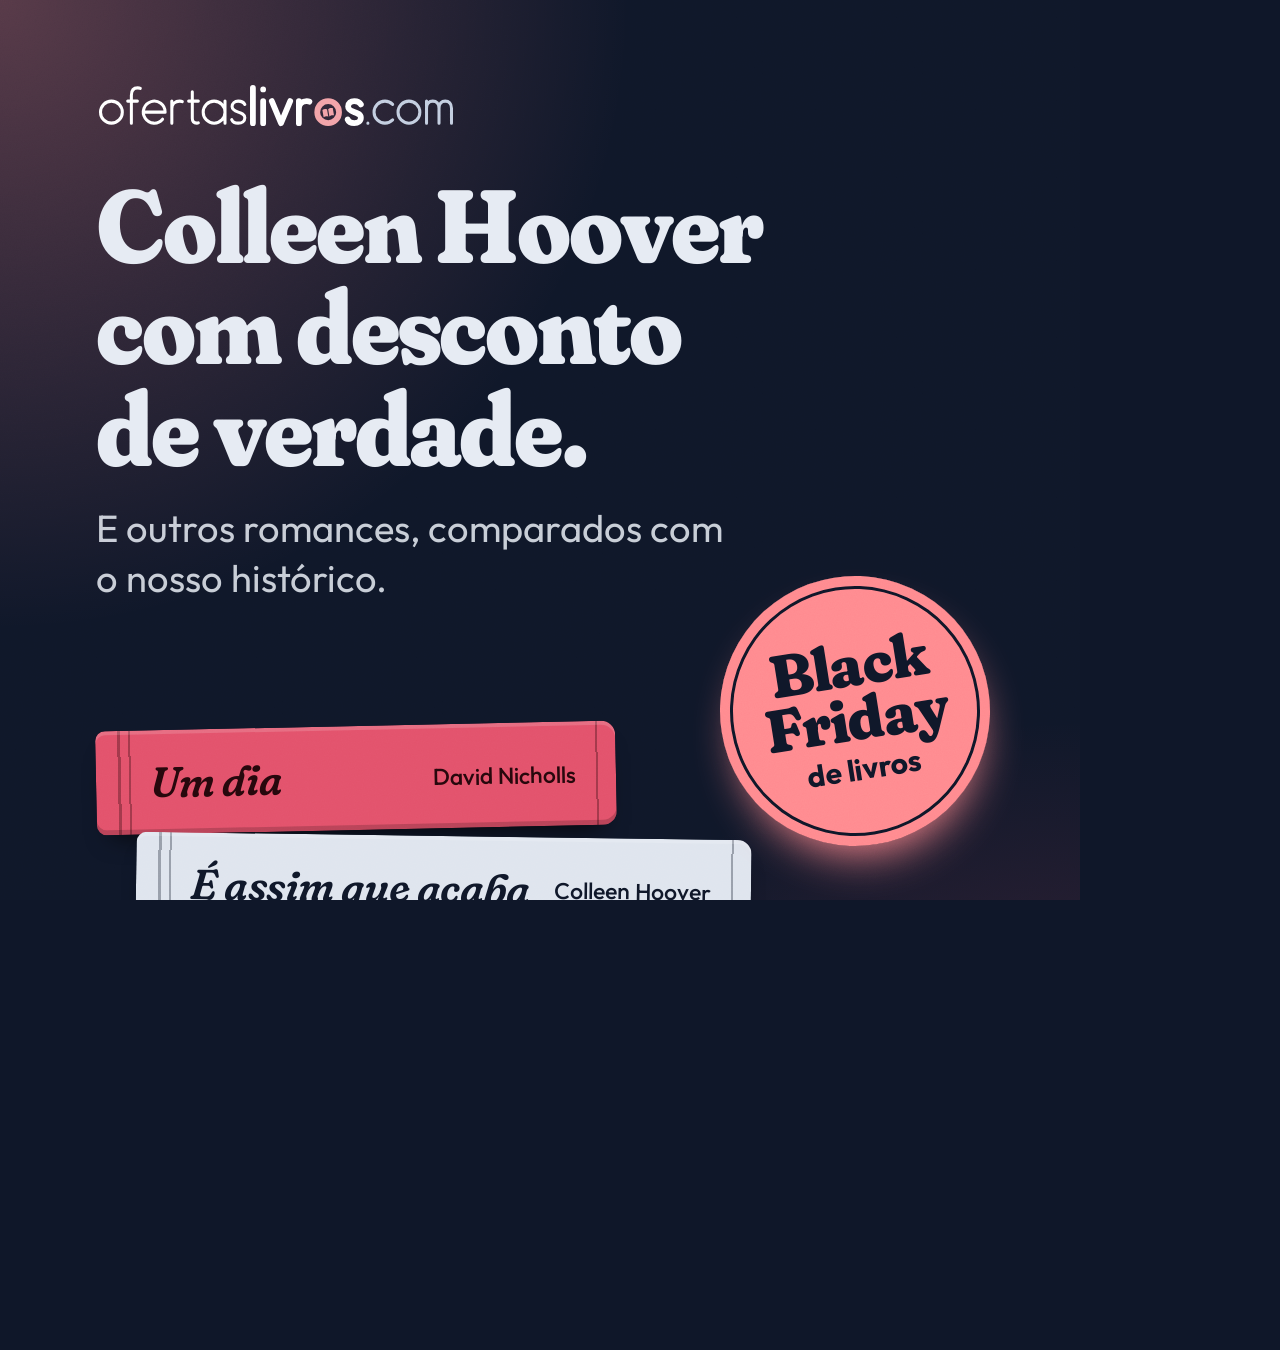
<file: docs/marca/anuncios/rodada-2-black-friday/3-romance-feed-1080x1350.html>
<!doctype html>
<html lang="pt-BR">
<head><meta charset="utf-8"><title>3-romance, feed</title>
<link rel="stylesheet" href="../rodada-1/anuncio.css"><link rel="stylesheet" href="bf.css"></head>
<body>
<main class="peca feed" style="--b1:#ff8a8f;--b2:#e3526b">
  <img class="logo" src="../rodada-1/logo-negativo.svg" alt="ofertaslivros.com">
  <h1>Colleen Hoover com desconto de verdade.</h1>
  <p class="sub">E outros romances, comparados com o nosso histórico.</p>
  <div class="pilha" aria-label="Livros em oferta">
    <div class="selo"><strong>Black Friday</strong><span>de livros</span></div>
    <div class="lomb" style="--a:#e3526b;margin-left:0px;rotate:-1.2deg;--c:#e3526b;--ink:#26070c"><b>Um dia</b><span>David Nicholls</span></div>
    <div class="lomb papel" style="--a:#e3526b;margin-left:40px;rotate:0.8deg"><b>É assim que acaba</b><span>Colleen Hoover</span></div>
    <div class="lomb noite" style="--a:#e3526b;margin-left:0px;rotate:-0.5deg"><b>É assim que começa</b><span>Colleen Hoover</span></div>
    <div class="lomb" style="--a:#e3526b;margin-left:12px;rotate:1.1deg;--c:#e3526b;--ink:#26070c"><b>Os sete maridos de Evelyn Hugo</b><span>Taylor Jenkins Reid</span></div>
    <div class="lomb papel" style="--a:#e3526b;margin-left:8px;rotate:-0.9deg"><b>Como eu era antes de você</b><span>Jojo Moyes</span></div>
  </div>
</main>
</body>
</html>
</file>
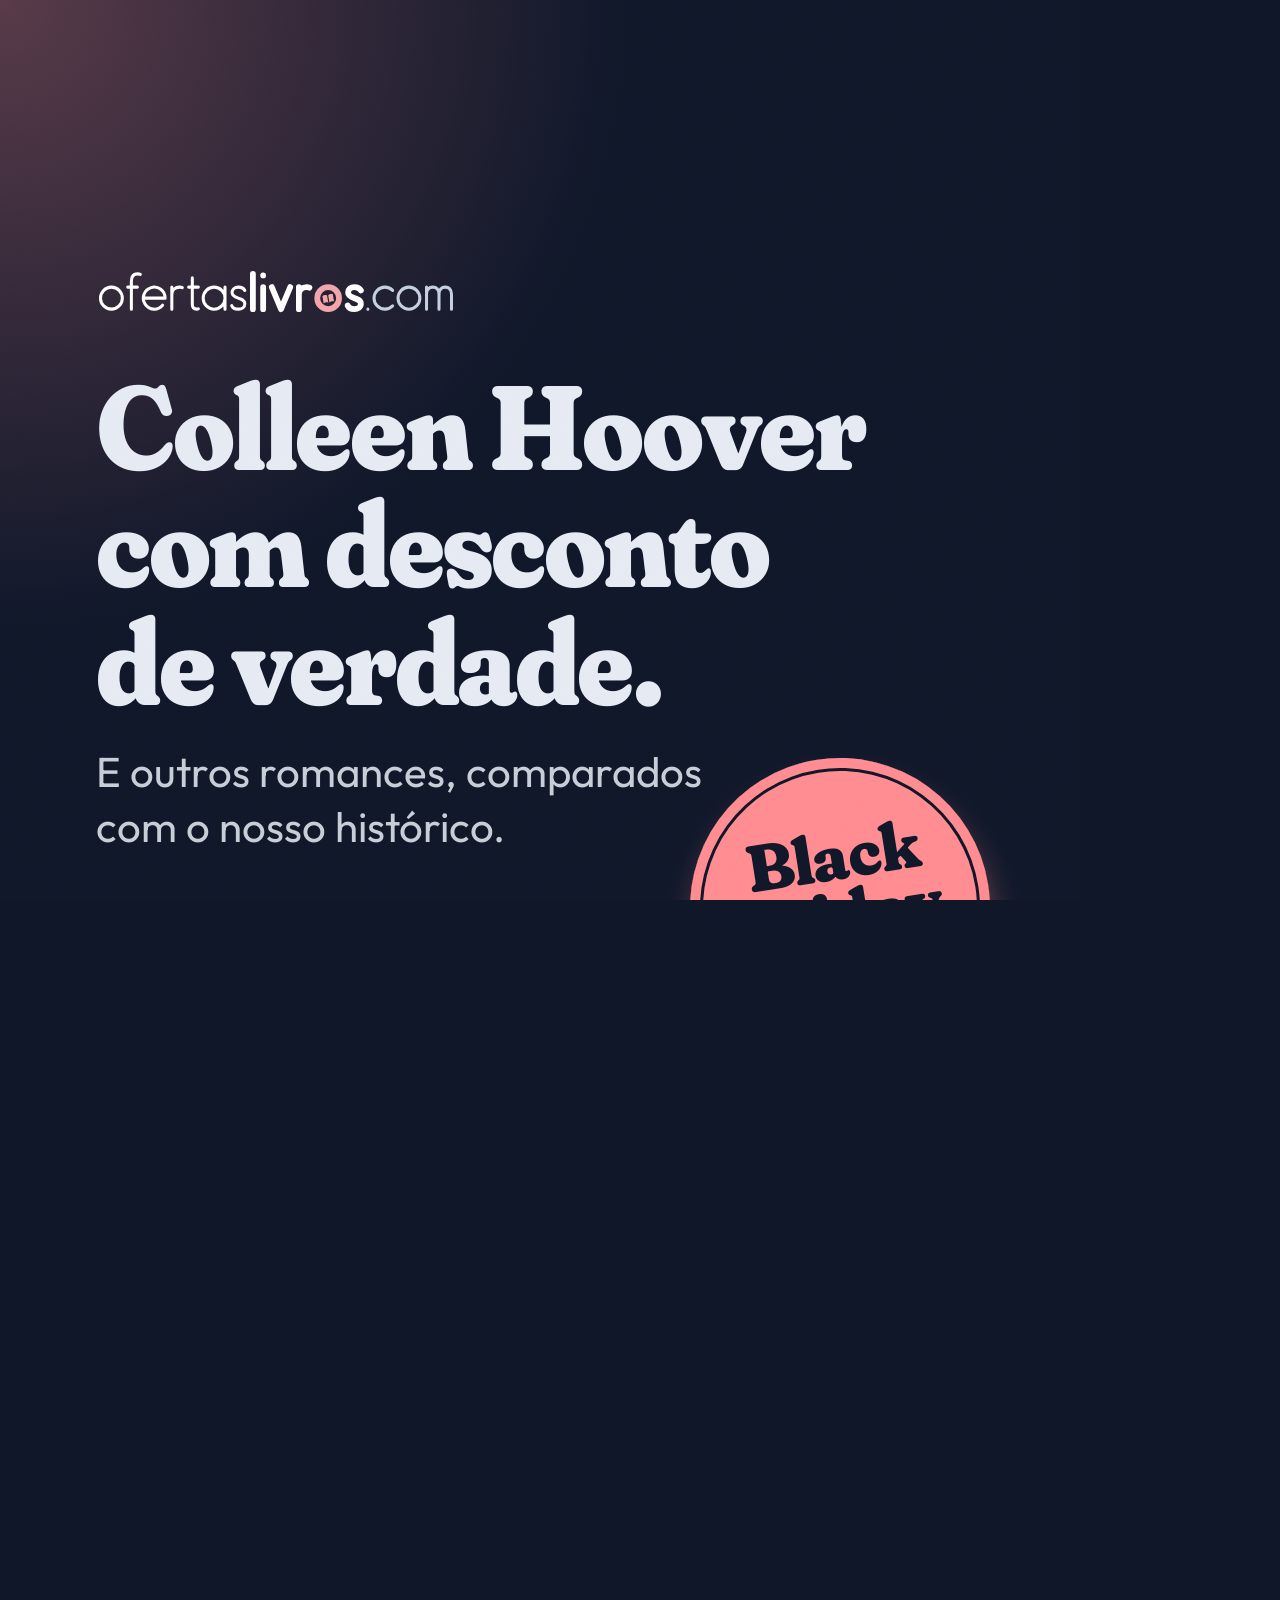
<file: docs/marca/anuncios/rodada-2-black-friday/3-romance-stories-1080x1920.html>
<!doctype html>
<html lang="pt-BR">
<head><meta charset="utf-8"><title>3-romance, stories</title>
<link rel="stylesheet" href="../rodada-1/anuncio.css"><link rel="stylesheet" href="bf.css"></head>
<body>
<main class="peca story" style="--b1:#ff8a8f;--b2:#e3526b">
  <img class="logo" src="../rodada-1/logo-negativo.svg" alt="ofertaslivros.com">
  <h1>Colleen Hoover com desconto de verdade.</h1>
  <p class="sub">E outros romances, comparados com o nosso histórico.</p>
  <div class="pilha" aria-label="Livros em oferta">
    <div class="selo"><strong>Black Friday</strong><span>de livros</span></div>
    <div class="lomb" style="--a:#e3526b;margin-left:0px;rotate:-1.2deg;--c:#e3526b;--ink:#26070c"><b>Um dia</b><span>David Nicholls</span></div>
    <div class="lomb papel" style="--a:#e3526b;margin-left:40px;rotate:0.8deg"><b>É assim que acaba</b><span>Colleen Hoover</span></div>
    <div class="lomb noite" style="--a:#e3526b;margin-left:0px;rotate:-0.5deg"><b>É assim que começa</b><span>Colleen Hoover</span></div>
    <div class="lomb" style="--a:#e3526b;margin-left:12px;rotate:1.1deg;--c:#e3526b;--ink:#26070c"><b>Os sete maridos de Evelyn Hugo</b><span>Taylor Jenkins Reid</span></div>
    <div class="lomb papel" style="--a:#e3526b;margin-left:8px;rotate:-0.9deg"><b>Como eu era antes de você</b><span>Jojo Moyes</span></div>
    <div class="lomb noite" style="--a:#e3526b;margin-left:36px;rotate:0.6deg"><b>Uma segunda chance</b><span>Colleen Hoover</span></div>
  </div>
</main>
</body>
</html>
</file>
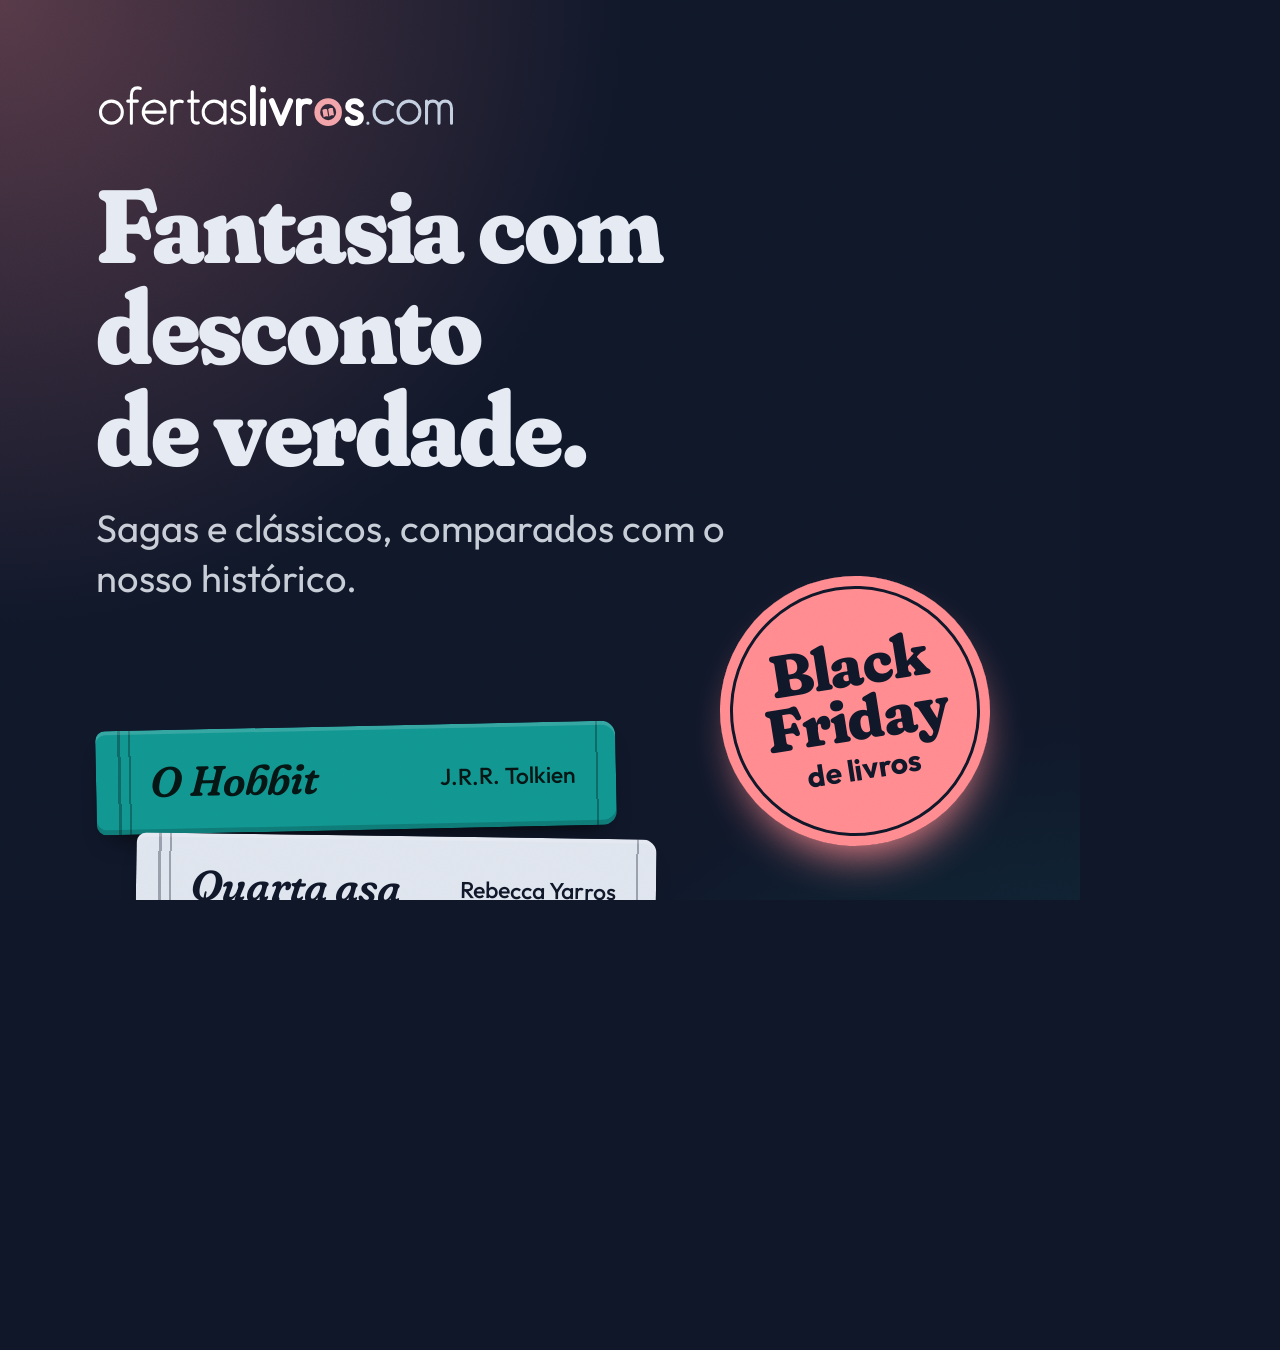
<file: docs/marca/anuncios/rodada-2-black-friday/4-fantasia-feed-1080x1350.html>
<!doctype html>
<html lang="pt-BR">
<head><meta charset="utf-8"><title>4-fantasia, feed</title>
<link rel="stylesheet" href="../rodada-1/anuncio.css"><link rel="stylesheet" href="bf.css"></head>
<body>
<main class="peca feed" style="--b1:#ff8a8f;--b2:#119590">
  <img class="logo" src="../rodada-1/logo-negativo.svg" alt="ofertaslivros.com">
  <h1>Fantasia com desconto de verdade.</h1>
  <p class="sub">Sagas e clássicos, comparados com o nosso histórico.</p>
  <div class="pilha" aria-label="Livros em oferta">
    <div class="selo"><strong>Black Friday</strong><span>de livros</span></div>
    <div class="lomb" style="--a:#119590;margin-left:0px;rotate:-1.2deg;--c:#119590;--ink:#041514"><b>O Hobbit</b><span>J.R.R. Tolkien</span></div>
    <div class="lomb papel" style="--a:#119590;margin-left:40px;rotate:0.8deg"><b>Quarta asa</b><span>Rebecca Yarros</span></div>
    <div class="lomb noite" style="--a:#119590;margin-left:0px;rotate:-0.5deg"><b>Harry Potter e a pedra filosofal</b><span>J. K. Rowling</span></div>
    <div class="lomb" style="--a:#119590;margin-left:12px;rotate:1.1deg;--c:#119590;--ink:#041514"><b>Corte de espinhos e rosas</b><span>Sarah J. Maas</span></div>
    <div class="lomb papel" style="--a:#119590;margin-left:8px;rotate:-0.9deg"><b>Duna</b><span>Frank Herbert</span></div>
  </div>
</main>
</body>
</html>
</file>
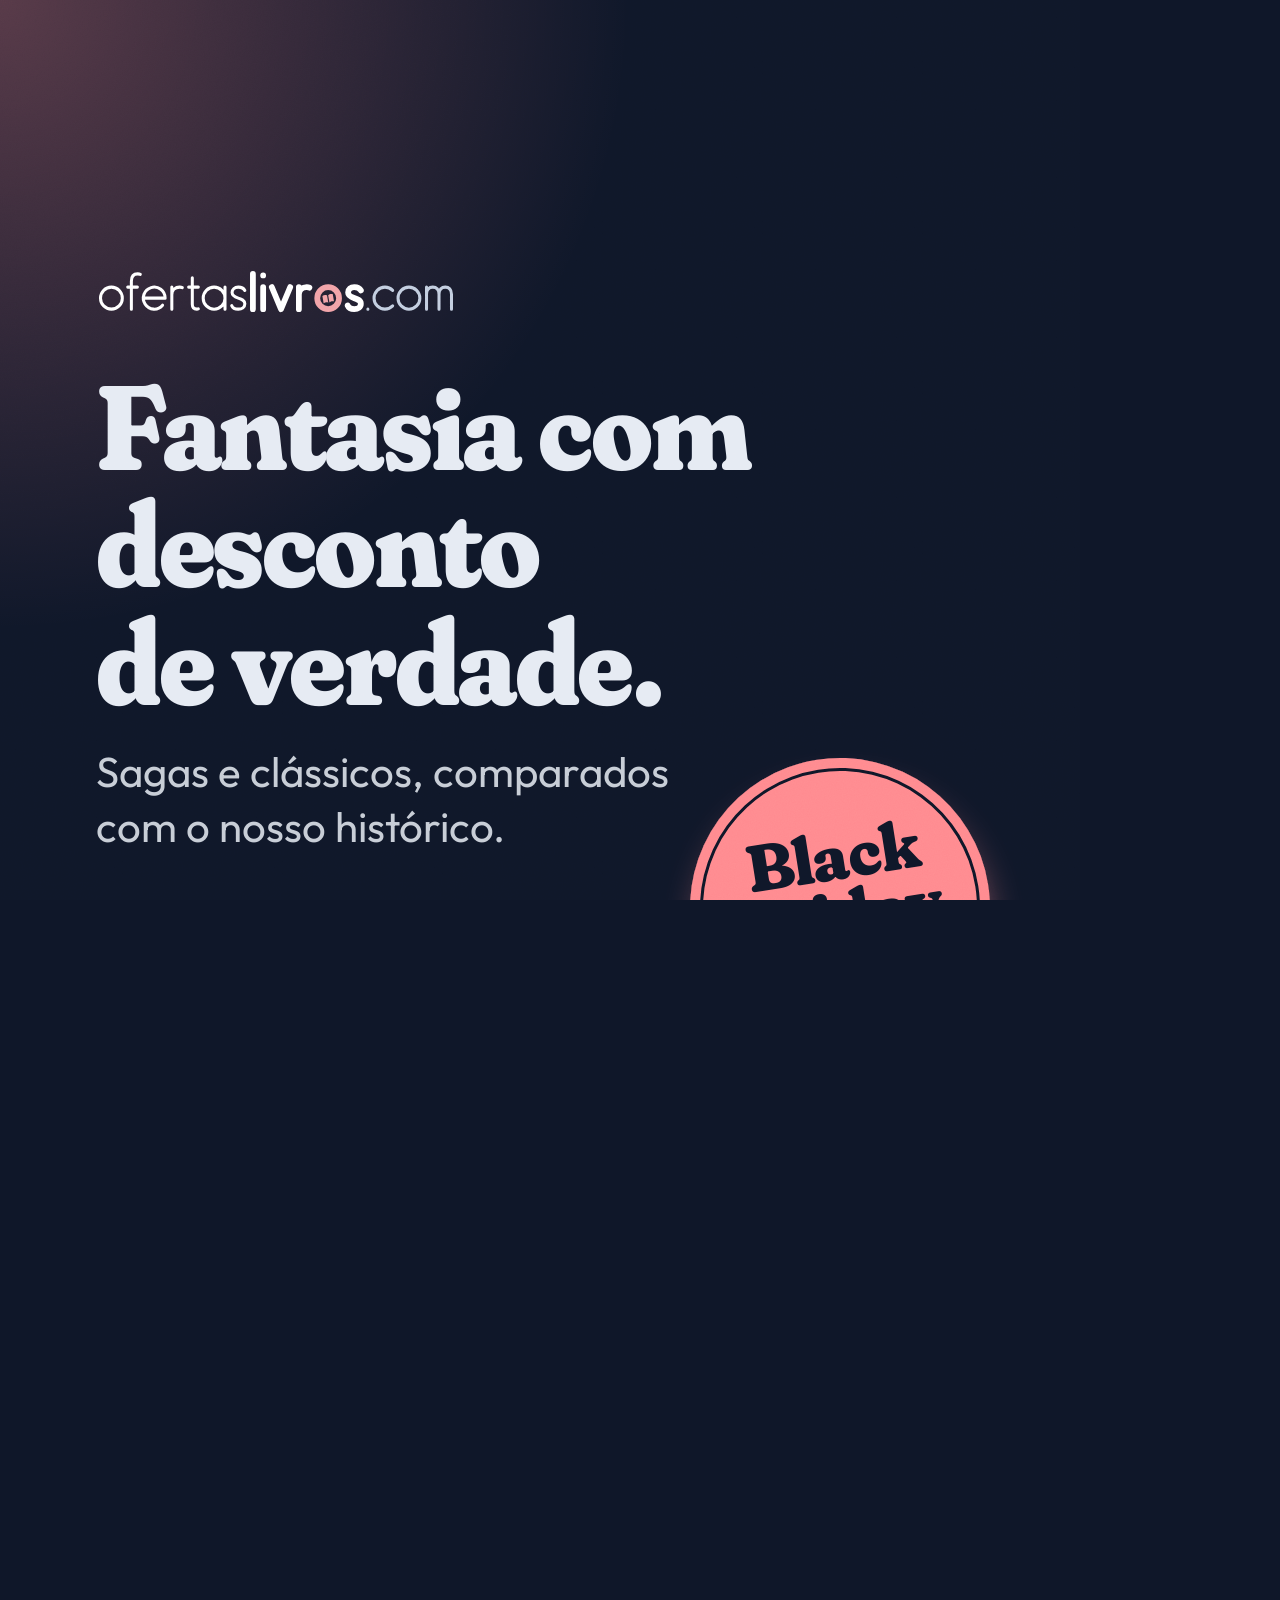
<file: docs/marca/anuncios/rodada-2-black-friday/4-fantasia-stories-1080x1920.html>
<!doctype html>
<html lang="pt-BR">
<head><meta charset="utf-8"><title>4-fantasia, stories</title>
<link rel="stylesheet" href="../rodada-1/anuncio.css"><link rel="stylesheet" href="bf.css"></head>
<body>
<main class="peca story" style="--b1:#ff8a8f;--b2:#119590">
  <img class="logo" src="../rodada-1/logo-negativo.svg" alt="ofertaslivros.com">
  <h1>Fantasia com desconto de verdade.</h1>
  <p class="sub">Sagas e clássicos, comparados com o nosso histórico.</p>
  <div class="pilha" aria-label="Livros em oferta">
    <div class="selo"><strong>Black Friday</strong><span>de livros</span></div>
    <div class="lomb" style="--a:#119590;margin-left:0px;rotate:-1.2deg;--c:#119590;--ink:#041514"><b>O Hobbit</b><span>J.R.R. Tolkien</span></div>
    <div class="lomb papel" style="--a:#119590;margin-left:40px;rotate:0.8deg"><b>Quarta asa</b><span>Rebecca Yarros</span></div>
    <div class="lomb noite" style="--a:#119590;margin-left:0px;rotate:-0.5deg"><b>Harry Potter e a pedra filosofal</b><span>J. K. Rowling</span></div>
    <div class="lomb" style="--a:#119590;margin-left:12px;rotate:1.1deg;--c:#119590;--ink:#041514"><b>Corte de espinhos e rosas</b><span>Sarah J. Maas</span></div>
    <div class="lomb papel" style="--a:#119590;margin-left:8px;rotate:-0.9deg"><b>Duna</b><span>Frank Herbert</span></div>
    <div class="lomb noite" style="--a:#119590;margin-left:36px;rotate:0.6deg"><b>O nome do vento</b><span>Patrick Rothfuss</span></div>
  </div>
</main>
</body>
</html>
</file>
<file: docs/marca/anuncios/rodada-1/anuncio.css>
/* Anúncios da rodada 1 (Instagram). Tokens do tema escuro de static/style.css (origin/main).
   Fontes: as mesmas OFL auto-hospedadas do site. Renderizar com render.sh. */
@font-face { font-family: "Fraunces"; font-weight: 100 900; src: url(../../../../static/fonts/fraunces-latin-full-normal.woff2) format("woff2"); }
@font-face { font-family: "Outfit"; font-weight: 100 900; src: url(../../../../static/fonts/outfit-latin-wght-normal.woff2) format("woff2"); }

:root {
  --bg: #0f1729; --bg2: #18233b; --wine: #1c2b4a;
  --text: #e6ebf3; --muted: #a9b4c8; --line: #e6ebf31a; --surface2: #e6ebf314;
  --coral: #ff8a8f; --coral-ink: #0f1729; --rose: #f2a3a8;
  --paper: #dfe5ee; --paper-edge: #9aa7bb;
  --serif: "Fraunces", Georgia, serif;
  --sans: "Outfit", system-ui, sans-serif;
}
* { box-sizing: border-box; margin: 0; }
html, body { width: 1080px; overflow: hidden; background: var(--bg); color: var(--text); font-family: var(--sans); -webkit-font-smoothing: antialiased; }
.peca { position: relative; width: 1080px; overflow: hidden; isolation: isolate; display: flex; flex-direction: column; }
.feed { height: 1350px; padding: 96px 96px 88px; }
.story { height: 1920px; padding: 270px 96px 290px; } /* safe zones: ~250px livres no topo e na base */

/* Fundo do site: manchas desfocadas no acento + grão de papel */
.peca {
  background:
    radial-gradient(900px circle at 0% 0%, color-mix(in srgb, var(--b1) 30%, transparent), transparent 70%),
    radial-gradient(900px circle at 100% 100%, color-mix(in srgb, var(--b2) 30%, transparent), transparent 70%),
    var(--bg);
}
.peca::after { content: ""; position: absolute; inset: 0; z-index: 5; background: url(grao.svg) repeat; background-size: 160px; opacity: .07; mix-blend-mode: overlay; pointer-events: none; }

.logo { display: block; width: 400px; height: auto; }
h1 {
  font: 800 112px/.98 var(--serif); letter-spacing: -.02em; text-wrap: balance;
  font-variation-settings: "SOFT" 100, "WONK" 1; margin-top: 64px;
}
.story h1 { font-size: 128px; margin-top: 80px; }
.sub { font: 400 40px/1.3 var(--sans); color: var(--muted); max-width: 30ch; margin-top: 28px; text-wrap: pretty; }
.story .sub { font-size: 44px; }

/* Selo do site (.stamp), em escala de anúncio */
.stamp {
  display: inline-flex; align-items: center; padding: 12px 26px; border-radius: 999px;
  font: 700 28px/1.1 var(--sans); text-transform: uppercase; letter-spacing: .05em;
  background: var(--coral); color: var(--coral-ink); white-space: nowrap;
  box-shadow: 0 14px 30px -12px var(--coral);
}

/* ---------- A: gráfico do histórico (docs/marca/grafico-historico.md, sem valores) ---------- */
.hc { position: relative; margin-top: auto; background: var(--bg2); border: 2px solid var(--line); border-radius: 34px; padding: 40px 40px 28px; }
.hc svg { display: block; width: 100%; height: auto; overflow: visible; }
.hc .lbl { font: 600 26px var(--sans); fill: var(--muted); }
.hc .stamp { position: absolute; right: 40px; top: 36px; }
.story .hc { padding: 48px 44px 32px; margin-block: auto; }

/* ---------- B: livros genéricos (objeto da spec 11.1) + carimbo "conferido" ---------- */
.mesa { position: relative; margin-top: auto; height: 560px; }
.story .mesa { height: 760px; }
.livro { position: absolute; width: 300px; aspect-ratio: 2 / 3; }
.livro .miolo {
  position: absolute; inset: 3% -9% 3% 12%; border-radius: 6px 14px 14px 6px; background: var(--paper);
  box-shadow: inset -2px 0 0 var(--paper-edge), inset -6px 0 0 var(--paper), inset -8px 0 0 var(--paper-edge), inset -12px 0 0 var(--paper), inset -14px 0 0 var(--paper-edge);
}
.livro .fita { position: absolute; bottom: -7%; right: 18%; width: 26px; height: 22%; background: var(--c2); clip-path: polygon(0 0, 100% 0, 100% 100%, 50% 82%, 0 100%); }
.livro .capa {
  position: absolute; inset: 0; border-radius: 14px; background: var(--c); overflow: hidden;
  box-shadow: 0 40px 70px -25px #000c; padding: 34px 30px; display: flex; flex-direction: column; gap: 14px;
}
/* Capa desenhada pela marca: blocos de "texto" sem título nem autor */
.capa i { display: block; height: 18px; border-radius: 999px; background: var(--ink); opacity: .82; }
.capa i:nth-child(1) { width: 80%; height: 30px; }
.capa i:nth-child(2) { width: 56%; height: 30px; }
.capa i:nth-child(3) { width: 38%; margin-top: auto; opacity: .55; }
.capa b { position: absolute; left: 50%; top: 52%; width: 120px; aspect-ratio: 1; translate: -50% -50%; border-radius: 50%; border: 10px solid var(--ink); opacity: .22; }

.carimbo {
  position: absolute; display: flex; flex-direction: column; align-items: center; justify-content: center;
  width: 280px; aspect-ratio: 1; border-radius: 50%; text-align: center; color: var(--coral);
  border: 7px solid var(--coral); box-shadow: inset 0 0 0 8px var(--bg), inset 0 0 0 12px var(--coral);
  background: color-mix(in srgb, var(--bg) 88%, transparent);
  font: 600 34px/1.1 var(--sans); transform: rotate(-10deg);
}
.carimbo strong { font: 700 72px/1 var(--serif); font-variation-settings: "SOFT" 100, "WONK" 1; }
</file>
<file: docs/marca/anuncios/rodada-2-black-friday/bf.css>
/* Rodada 2, Black Friday. Base: ../rodada-1/anuncio.css (tokens, fontes, fundo, grão, h1, .sub).
   Aqui só o que é novo: selo quente e a pilha de lombadas com títulos reais. */
@font-face { font-family: "Fraunces"; font-style: italic; font-weight: 100 900; src: url(../../../../static/fonts/fraunces-latin-full-italic.woff2) format("woff2"); }

html, body { height: 100%; } /* sem altura fixa, o Chrome headless pinta o fundo cortado perto da base */
.feed { padding: 84px 96px 80px; }
.logo { width: 360px; }
h1 { font-size: 104px; margin-top: 48px; }
.story h1 { font-size: 120px; margin-top: 56px; }
.sub { font-size: 38px; max-width: 26ch; margin-top: 24px; color: var(--text); opacity: .86; }
.story .sub { font-size: 42px; max-width: 22ch; }

/* Pilha: lombadas deitadas, uma por livro, título real em Fraunces itálico (assinatura da obra) */
.pilha { position: relative; margin-top: auto; display: flex; flex-direction: column; align-items: flex-start; gap: 6px; }
.lomb {
  --h: 104px;
  display: flex; align-items: center; gap: 24px; height: var(--h); min-width: 520px; max-width: 100%;
  padding: 0 40px 0 54px; border-radius: 10px 14px 14px 10px;
  background:
    linear-gradient(90deg, transparent 22px, var(--i) 22px 25px, transparent 25px 33px, var(--i) 33px 35px, transparent 35px),
    linear-gradient(270deg, transparent 18px, var(--i) 18px 20px, transparent 20px),
    var(--c);
  color: var(--ink); box-shadow: 0 16px 26px -16px #000d, inset 0 -5px 0 #0000002e, inset 0 4px 0 #ffffff26;
  white-space: nowrap;
}
.lomb { --i: color-mix(in srgb, var(--ink) 34%, transparent); }
.lomb b { font: italic 600 42px/1 var(--serif); font-variation-settings: "SOFT" 100, "WONK" 1; letter-spacing: -.01em; }
.lomb span { font: 500 23px/1 var(--sans); margin-left: auto; }
.story .lomb { --h: 112px; }
.story .lomb b { font-size: 42px; } /* igual ao feed: a largura útil é a mesma */
.story .lomb span { font-size: 23px; }
.lomb.papel { --c: var(--paper); --ink: var(--bg); }
.lomb.noite { --c: var(--wine); --ink: var(--text); box-shadow: 0 16px 26px -16px #000d, inset 10px 0 0 var(--a); }

/* Selo Black Friday: a versão cheia e quente do carimbo da rodada 1 */
.selo {
  position: absolute; right: -6px; top: -150px; z-index: 2;
  width: 270px; aspect-ratio: 1; border-radius: 50%; rotate: -9deg;
  display: flex; flex-direction: column; align-items: center; justify-content: center; text-align: center;
  background: var(--coral); color: var(--coral-ink);
  box-shadow: inset 0 0 0 10px var(--coral), inset 0 0 0 13px var(--coral-ink), 0 24px 46px -18px var(--coral);
}
.selo strong { font: 800 60px/.9 var(--serif); font-variation-settings: "SOFT" 100, "WONK" 1; letter-spacing: -.02em; }
.selo span { font: 700 30px/1.1 var(--sans); margin-top: 8px; }
.story .selo { width: 300px; top: -170px; }
.story .selo strong { font-size: 66px; }
.story .selo span { font-size: 34px; }
</file>
